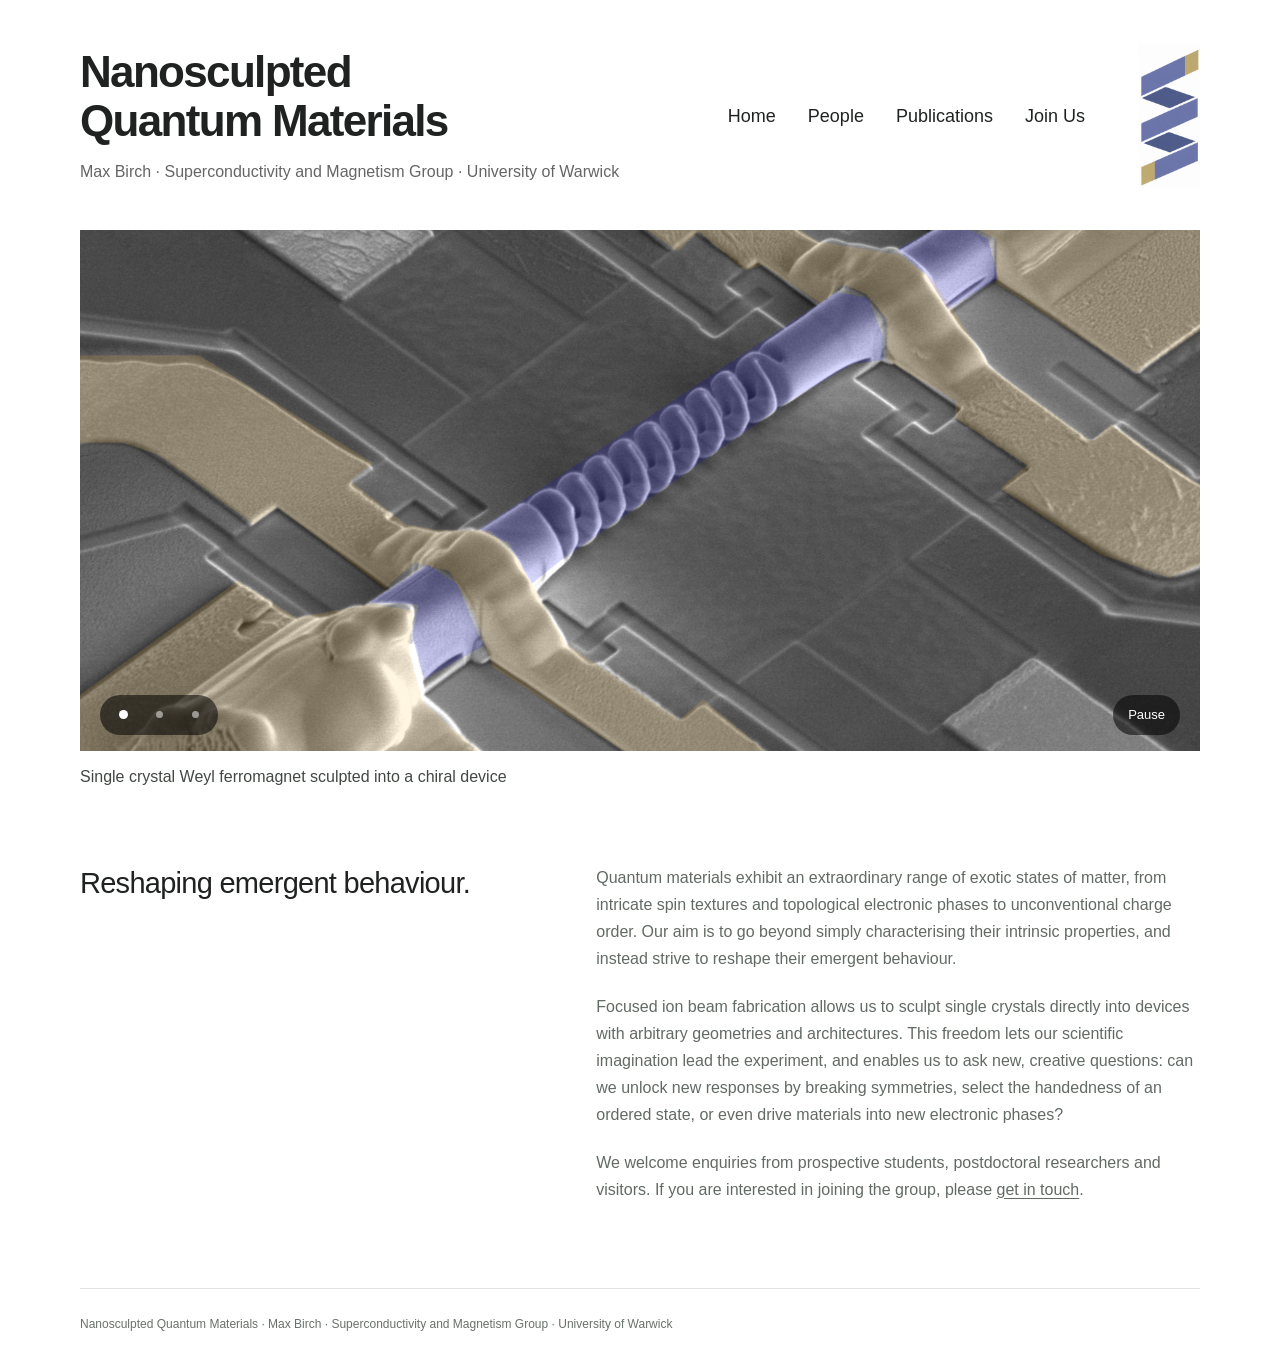
<file: index.html>
<!DOCTYPE html><html lang="en"><head><meta charSet="utf-8"/><meta name="viewport" content="width=device-width, initial-scale=1"/><link rel="preload" href="/images/lab-s4.png" as="image"/><link rel="stylesheet" href="/_next/static/css/index.B6KJixyE.css" data-rsc-css-href="/_next/static/css/index.B6KJixyE.css" data-precedence="vite-rsc/importer-resources"/><link rel="stylesheet" href="/_next/static/css/home-header.CdEei6rJ.css" data-rsc-css-href="/_next/static/css/home-header.CdEei6rJ.css" data-precedence="vite-rsc/importer-resources"/><link rel="modulepreload" fetchPriority="low" href="/_next/static/chunks/index-C5abKzLs.js"/><script src="/_next/static/chunks/rolldown-runtime-C60lm6uB.js" type="module" async=""></script><script src="/_next/static/chunks/framework-D_rUT4EX.js" type="module" async=""></script><link rel="modulepreload" href="/_next/static/chunks/layout-segment-context-B7zCCPPU.js" crossorigin=""/><link rel="modulepreload" href="/_next/static/chunks/device-carousel-Bc0XRGkK.js" crossorigin=""/><title>Nanosculpted Quantum Materials | Max Birch · Warwick</title><meta name="description" content="Max Birch, Superconductivity and Magnetism Group, University of Warwick. Sculpting single crystals into devices to explore geometry, symmetry and functionality in quantum materials."/><link rel="canonical" href="https://nanosculpt.github.io"/><script>Object.assign(((self[Symbol.for("vinext.navigationRuntime")]??={bootstrap:{routeManifest:null},functions:{}}).bootstrap.rsc??={rsc:[]}),{params:{},nav:{"pathname":"/","searchParams":[]}})</script><link rel="modulepreload" href="/_next/static/chunks/index-C5abKzLs.js" />
</head><body><a class="skip-link" href="#main">Skip to content</a><main id="main"><section class="_header_1si0c_1" aria-labelledby="title"><div class="_identity_1si0c_2"><div><h1 id="title">Nanosculpted<br/>Quantum Materials</h1><p>Max Birch · Superconductivity and Magnetism Group · University of Warwick</p></div></div><nav class="_navigation_1si0c_5" aria-label="Main navigation"><a href="/" aria-current="page">Home</a><a href="/people.html">People</a><a href="/publications.html">Publications</a><a href="/join-us.html">Join Us</a></nav><span class="_logo_1si0c_16 _s4Comparison_1si0c_27" aria-hidden="true"><img src="/images/lab-s4.png" alt=""/></span></section><figure class="device-figure"><div class="relative device-carousel device-fade" role="region" aria-roledescription="carousel" data-slot="carousel" aria-label="Focused ion beam device images"><div class="overflow-hidden" data-slot="carousel-content"><div class="flex -ml-4 device-track"><div role="group" aria-roledescription="slide" data-slot="carousel-item" class="min-w-0 shrink-0 grow-0 basis-full pl-4 device-slide is-active" aria-hidden="false" aria-label="1 of 3"><img src="/images/device-helix.png" alt="Colourised electron micrograph of a purple helical device bridging gold-toned electrical contacts." width="1542" height="1110" style="object-position:50% 50%" fetchPriority="high"/></div><div role="group" aria-roledescription="slide" data-slot="carousel-item" class="min-w-0 shrink-0 grow-0 basis-full pl-4 device-slide" aria-hidden="true" aria-label="2 of 3"><img src="/images/device-radial.png" alt="Colourised electron micrograph of a purple six-armed device with radial electrical contacts." width="1542" height="1110" style="object-position:50% 49%" fetchPriority="auto"/></div><div role="group" aria-roledescription="slide" data-slot="carousel-item" class="min-w-0 shrink-0 grow-0 basis-full pl-4 device-slide" aria-hidden="true" aria-label="3 of 3"><img src="/images/device-bar.png" alt="Colourised electron micrograph of a straight purple device on a patterned gold-toned electrode array." width="1542" height="1110" style="object-position:50% 48%" fetchPriority="auto"/></div></div></div><div class="carousel-controls"><div class="carousel-dots" aria-label="Choose device image"><button type="button" tabindex="0" data-slot="button" aria-label="Show device image 1" aria-pressed="true" class="group/button inline-flex shrink-0 items-center justify-center rounded-lg border border-transparent bg-clip-padding text-sm font-medium whitespace-nowrap transition-all outline-none select-none focus-visible:border-ring focus-visible:ring-3 focus-visible:ring-ring/50 active:not-aria-[haspopup]:translate-y-px disabled:pointer-events-none disabled:opacity-50 aria-invalid:border-destructive aria-invalid:ring-3 aria-invalid:ring-destructive/20 dark:aria-invalid:border-destructive/50 dark:aria-invalid:ring-destructive/40 [&amp;_svg]:pointer-events-none [&amp;_svg]:shrink-0 [&amp;_svg:not([class*=&#x27;size-&#x27;])]:size-4 hover:bg-muted hover:text-foreground aria-expanded:bg-muted aria-expanded:text-foreground dark:hover:bg-muted/50 h-8 gap-1.5 px-2.5 has-data-[icon=inline-end]:pr-2 has-data-[icon=inline-start]:pl-2 carousel-dot"><span></span></button><button type="button" tabindex="0" data-slot="button" aria-label="Show device image 2" aria-pressed="false" class="group/button inline-flex shrink-0 items-center justify-center rounded-lg border border-transparent bg-clip-padding text-sm font-medium whitespace-nowrap transition-all outline-none select-none focus-visible:border-ring focus-visible:ring-3 focus-visible:ring-ring/50 active:not-aria-[haspopup]:translate-y-px disabled:pointer-events-none disabled:opacity-50 aria-invalid:border-destructive aria-invalid:ring-3 aria-invalid:ring-destructive/20 dark:aria-invalid:border-destructive/50 dark:aria-invalid:ring-destructive/40 [&amp;_svg]:pointer-events-none [&amp;_svg]:shrink-0 [&amp;_svg:not([class*=&#x27;size-&#x27;])]:size-4 hover:bg-muted hover:text-foreground aria-expanded:bg-muted aria-expanded:text-foreground dark:hover:bg-muted/50 h-8 gap-1.5 px-2.5 has-data-[icon=inline-end]:pr-2 has-data-[icon=inline-start]:pl-2 carousel-dot"><span></span></button><button type="button" tabindex="0" data-slot="button" aria-label="Show device image 3" aria-pressed="false" class="group/button inline-flex shrink-0 items-center justify-center rounded-lg border border-transparent bg-clip-padding text-sm font-medium whitespace-nowrap transition-all outline-none select-none focus-visible:border-ring focus-visible:ring-3 focus-visible:ring-ring/50 active:not-aria-[haspopup]:translate-y-px disabled:pointer-events-none disabled:opacity-50 aria-invalid:border-destructive aria-invalid:ring-3 aria-invalid:ring-destructive/20 dark:aria-invalid:border-destructive/50 dark:aria-invalid:ring-destructive/40 [&amp;_svg]:pointer-events-none [&amp;_svg]:shrink-0 [&amp;_svg:not([class*=&#x27;size-&#x27;])]:size-4 hover:bg-muted hover:text-foreground aria-expanded:bg-muted aria-expanded:text-foreground dark:hover:bg-muted/50 h-8 gap-1.5 px-2.5 has-data-[icon=inline-end]:pr-2 has-data-[icon=inline-start]:pl-2 carousel-dot"><span></span></button></div><button type="button" tabindex="0" data-slot="button" aria-label="Pause slideshow" class="group/button inline-flex shrink-0 items-center justify-center rounded-lg border border-transparent bg-clip-padding text-sm font-medium whitespace-nowrap transition-all outline-none select-none focus-visible:border-ring focus-visible:ring-3 focus-visible:ring-ring/50 active:not-aria-[haspopup]:translate-y-px disabled:pointer-events-none disabled:opacity-50 aria-invalid:border-destructive aria-invalid:ring-3 aria-invalid:ring-destructive/20 dark:aria-invalid:border-destructive/50 dark:aria-invalid:ring-destructive/40 [&amp;_svg]:pointer-events-none [&amp;_svg]:shrink-0 [&amp;_svg:not([class*=&#x27;size-&#x27;])]:size-4 hover:bg-muted hover:text-foreground aria-expanded:bg-muted aria-expanded:text-foreground dark:hover:bg-muted/50 h-8 gap-1.5 px-2.5 has-data-[icon=inline-end]:pr-2 has-data-[icon=inline-start]:pl-2 carousel-pause">Pause</button></div></div><figcaption><span class="device-caption"><span style="visibility:visible" aria-hidden="false">Single crystal Weyl ferromagnet sculpted into a chiral device</span><span style="visibility:hidden" aria-hidden="true">Wheel-shaped device for probing the symmetry of nanoscale spin textures</span><span style="visibility:hidden" aria-hidden="true">Hall bar suspended on a freestanding membrane for strain relief</span></span></figcaption></figure><section id="about" class="about" aria-labelledby="about-title"><h2 id="about-title">Reshaping emergent behaviour.</h2><div><p>Quantum materials exhibit an extraordinary range of exotic states of matter, from intricate spin textures and topological electronic phases to unconventional charge order. Our aim is to go beyond simply characterising their intrinsic properties, and instead strive to reshape their emergent behaviour.</p><p>Focused ion beam fabrication allows us to sculpt single crystals directly into devices with arbitrary geometries and architectures. This freedom lets our scientific imagination lead the experiment, and enables us to ask new, creative questions: can we unlock new responses by breaking symmetries, select the handedness of an ordered state, or even drive materials into new electronic phases?</p><p>We welcome enquiries from prospective students, postdoctoral researchers and visitors. If you are interested in joining the group, please <a href="/join-us.html" style="text-decoration:underline;text-underline-offset:3px">get in touch</a>.</p></div></section></main><footer><div class="footer-row"><span>Nanosculpted Quantum Materials · Max Birch · Superconductivity and Magnetism Group · University of Warwick</span></div></footer><script type="module" src="/_next/static/chunks/index-C5abKzLs.js" id="_R_" async=""></script><script>((self[Symbol.for("vinext.navigationRuntime")]??={bootstrap:{routeManifest:null},functions:{}}).bootstrap.rsc??={rsc:[]}).rsc.push("0:{\"page:/\":\"$L1\",\"layout:/\":\"$L2\",\"route:/\":\"$L3\",\"__route\":\"route:/\",\"__interceptionContext\":null,\"__layoutIds\":[\"layout:/\"],\"__rootLayout\":\"/\",\"__bfcacheSegmentIdentities\":{\"layout:/\":\"[\\\"layout\\\",\\\"layout:/\\\",\\\"root-boundary:/\\\",\\\"\\\"]\",\"page:/\":\"[\\\"page\\\",\\\"page:/\\\",\\\"root-boundary:/\\\",\\\"\\\"]\"},\"__srcPage\":[\"page\"],\"__layoutFlags\":{\"layout:/\":\"s\"},\"__artifactCompatibility\":{\"schemaVersion\":1,\"graphVersion\":\"app-route-graph:1177fd80f83fa7b0\",\"deploymentVersion\":\"6eb6cb75-038a-4b93-aedb-9a0c584d91c8\",\"appElementsSchemaVersion\":1,\"rscPayloadSchemaVersion\":1,\"rootBoundaryId\":\"/\",\"renderEpoch\":null}}\n")</script><script>((self[Symbol.for("vinext.navigationRuntime")]??={bootstrap:{routeManifest:null},functions:{}}).bootstrap.rsc??={rsc:[]}).rsc.push("4:I[\"cf801e968362\",[],\"Children\",1]\n")</script><script>((self[Symbol.for("vinext.navigationRuntime")]??={bootstrap:{routeManifest:null},functions:{}}).bootstrap.rsc??={rsc:[]}).rsc.push("5:I[\"3e4a44ce412b\",[],\"GlobalErrorBoundary\",1]\n")</script><script>((self[Symbol.for("vinext.navigationRuntime")]??={bootstrap:{routeManifest:null},functions:{}}).bootstrap.rsc??={rsc:[]}).rsc.push("6:I[\"c154a93479eb\",[],\"default\",1]\n")</script><script>((self[Symbol.for("vinext.navigationRuntime")]??={bootstrap:{routeManifest:null},functions:{}}).bootstrap.rsc??={rsc:[]}).rsc.push("7:I[\"3e4a44ce412b\",[],\"ErrorBoundary\",1]\n")</script><script>((self[Symbol.for("vinext.navigationRuntime")]??={bootstrap:{routeManifest:null},functions:{}}).bootstrap.rsc??={rsc:[]}).rsc.push("8:I[\"7dab98ef13ac\",[],\"LayoutSegmentProvider\",1]\n")</script><script>((self[Symbol.for("vinext.navigationRuntime")]??={bootstrap:{routeManifest:null},functions:{}}).bootstrap.rsc??={rsc:[]}).rsc.push("9:I[\"cf801e968362\",[],\"Slot\",1]\n")</script><script>((self[Symbol.for("vinext.navigationRuntime")]??={bootstrap:{routeManifest:null},functions:{}}).bootstrap.rsc??={rsc:[]}).rsc.push("a:I[\"3e4a44ce412b\",[],\"NotFoundBoundary\",1]\n")</script><script>((self[Symbol.for("vinext.navigationRuntime")]??={bootstrap:{routeManifest:null},functions:{}}).bootstrap.rsc??={rsc:[]}).rsc.push("b:I[\"d550d640c18d\",[],\"AppRouterScrollTarget\",1]\n")</script><script>((self[Symbol.for("vinext.navigationRuntime")]??={bootstrap:{routeManifest:null},functions:{}}).bootstrap.rsc??={rsc:[]}).rsc.push("c:I[\"3e4a44ce412b\",[],\"RedirectBoundary\",1]\n")</script><script>((self[Symbol.for("vinext.navigationRuntime")]??={bootstrap:{routeManifest:null},functions:{}}).bootstrap.rsc??={rsc:[]}).rsc.push(":HL[\"/_next/static/css/index.B6KJixyE.css\",\"style\"     ]\n")</script><script>((self[Symbol.for("vinext.navigationRuntime")]??={bootstrap:{routeManifest:null},functions:{}}).bootstrap.rsc??={rsc:[]}).rsc.push("2:[[[\"$\",\"link\",\"css:/_next/static/css/index.B6KJixyE.css\",{\"rel\":\"stylesheet\",\"precedence\":\"vite-rsc/importer-resources\",\"href\":\"/_next/static/css/index.B6KJixyE.css\",\"data-rsc-css-href\":\"/_next/static/css/index.B6KJixyE.css\"}],\"$undefined\"],[\"$\",\"html\",null,{\"lang\":\"en\",\"children\":[\"$\",\"body\",null,{\"children\":[\"$\",\"$L4\",null,{}]}]}]]\n")</script><script>((self[Symbol.for("vinext.navigationRuntime")]??={bootstrap:{routeManifest:null},functions:{}}).bootstrap.rsc??={rsc:[]}).rsc.push("3:[[[\"$\",\"meta\",null,{\"charSet\":\"utf-8\"}],[[\"$\",\"title\",\"0\",{\"children\":\"Nanosculpted Quantum Materials | Max Birch · Warwick\"}],[\"$\",\"meta\",\"1\",{\"name\":\"description\",\"content\":\"Max Birch, Superconductivity and Magnetism Group, University of Warwick. Sculpting single crystals into devices to explore geometry, symmetry and functionality in quantum materials.\"}],[\"$\",\"link\",\"2\",{\"rel\":\"canonical\",\"href\":\"https://nanosculpt.github.io\"}]],[[\"$\",\"meta\",\"0\",{\"name\":\"viewport\",\"content\":\"width=device-width, initial-scale=1\"}]]],[\"$\",\"$L5\",null,{\"fallback\":\"$6\",\"children\":[\"$\",\"$L7\",null,{\"fallback\":\"$6\",\"children\":[\"$\",\"$L8\",null,{\"providerId\":\"layout:/\",\"segmentMap\":{\"children\":[]},\"children\":[\"$\",\"$L9\",null,{\"id\":\"layout:/\",\"parallelSlots\":\"$undefined\",\"children\":[\"$\",\"$La\",null,{\"resetKey\":\"\",\"fallback\":[[\"$\",\"title\",null,{\"children\":\"404: This page could not be found.\"}],[\"$\",\"div\",null,{\"style\":{\"fontFamily\":\"system-ui,\\\"Segoe UI\\\",Roboto,Helvetica,Arial,sans-serif,\\\"Apple Color Emoji\\\",\\\"Segoe UI Emoji\\\"\",\"height\":\"100vh\",\"textAlign\":\"center\",\"display\":\"flex\",\"flexDirection\":\"column\",\"alignItems\":\"center\",\"justifyContent\":\"center\"},\"children\":[\"$\",\"div\",null,{\"children\":[[\"$\",\"style\",null,{\"dangerouslySetInnerHTML\":{\"__html\":\"body{color:#000;background:#fff;margin:0}.next-error-h1{border-right:1px solid rgba(0,0,0,.3)}@media (prefers-color-scheme:dark){body{color:#fff;background:#000}.next-error-h1{border-right:1px solid rgba(255,255,255,.3)}}\"}}],[\"$\",\"h1\",null,{\"className\":\"next-error-h1\",\"style\":{\"display\":\"inline-block\",\"margin\":\"0 20px 0 0\",\"padding\":\"0 23px 0 0\",\"fontSize\":24,\"fontWeight\":500,\"verticalAlign\":\"top\",\"lineHeight\":\"49px\"},\"children\":404}],[\"$\",\"div\",null,{\"style\":{\"display\":\"inline-block\"},\"children\":[\"$\",\"h2\",null,{\"style\":{\"fontSize\":14,\"fontWeight\":400,\"lineHeight\":\"49px\",\"margin\":0},\"children\":\"This page could not be found.\"}]}]]}]}]],\"children\":[\"$\",\"$Lb\",null,{\"children\":[\"$\",\"$Lc\",null,{\"children\":[[\"$\",\"$L8\",null,{\"providerId\":\"page:/\",\"segmentMap\":{\"children\":[\"__PAGE__\"]},\"children\":[\"$\",\"$L9\",null,{\"id\":\"page:/\"}]}],null]}]}]}]}]}]}]}],null,null]\n")</script><script>((self[Symbol.for("vinext.navigationRuntime")]??={bootstrap:{routeManifest:null},functions:{}}).bootstrap.rsc??={rsc:[]}).rsc.push("d:I[\"ae5edbe5208f\",[],\"default\",1]\n")</script><script>((self[Symbol.for("vinext.navigationRuntime")]??={bootstrap:{routeManifest:null},functions:{}}).bootstrap.rsc??={rsc:[]}).rsc.push(":HL[\"/_next/static/css/home-header.CdEei6rJ.css\",\"style\"     ]\n")</script><script>((self[Symbol.for("vinext.navigationRuntime")]??={bootstrap:{routeManifest:null},functions:{}}).bootstrap.rsc??={rsc:[]}).rsc.push(":HL[\"/images/lab-s4.png\",\"image\"]\n")</script><script>((self[Symbol.for("vinext.navigationRuntime")]??={bootstrap:{routeManifest:null},functions:{}}).bootstrap.rsc??={rsc:[]}).rsc.push("1:[[[\"$\",\"link\",\"css:/_next/static/css/index.B6KJixyE.css\",{\"rel\":\"stylesheet\",\"precedence\":\"vite-rsc/importer-resources\",\"href\":\"/_next/static/css/index.B6KJixyE.css\",\"data-rsc-css-href\":\"/_next/static/css/index.B6KJixyE.css\"}],[\"$\",\"link\",\"css:/_next/static/css/home-header.CdEei6rJ.css\",{\"rel\":\"stylesheet\",\"precedence\":\"vite-rsc/importer-resources\",\"href\":\"/_next/static/css/home-header.CdEei6rJ.css\",\"data-rsc-css-href\":\"/_next/static/css/home-header.CdEei6rJ.css\"}],\"$undefined\"],[[\"$\",\"a\",null,{\"className\":\"skip-link\",\"href\":\"#main\",\"children\":\"Skip to content\"}],[\"$\",\"main\",null,{\"id\":\"main\",\"children\":[[\"$\",\"section\",null,{\"className\":\"_header_1si0c_1\",\"aria-labelledby\":\"title\",\"children\":[[\"$\",\"div\",null,{\"className\":\"_identity_1si0c_2\",\"children\":[\"$\",\"div\",null,{\"children\":[[\"$\",\"h1\",null,{\"id\":\"title\",\"children\":[\"Nanosculpted\",[\"$\",\"br\",null,{}],\"Quantum Materials\"]}],[\"$\",\"p\",null,{\"children\":\"Max Birch · Superconductivity and Magnetism Group · University of Warwick\"}]]}]}],[\"$\",\"nav\",null,{\"className\":\"_navigation_1si0c_5\",\"aria-label\":\"Main navigation\",\"children\":[[\"$\",\"a\",null,{\"href\":\"/\",\"aria-current\":\"page\",\"children\":\"Home\"}],[\"$\",\"a\",null,{\"href\":\"/people.html\",\"children\":\"People\"}],[\"$\",\"a\",null,{\"href\":\"/publications.html\",\"children\":\"Publications\"}],[\"$\",\"a\",null,{\"href\":\"/join-us.html\",\"children\":\"Join Us\"}]]}],[\"$\",\"span\",null,{\"className\":\"_logo_1si0c_16 _s4Comparison_1si0c_27\",\"aria-hidden\":\"true\",\"children\":[\"$\",\"img\",null,{\"src\":\"/images/lab-s4.png\",\"alt\":\"\"}]}]]}],[\"$\",\"$Ld\",null,{}],[\"$\",\"section\",null,{\"id\":\"about\",\"className\":\"about\",\"aria-labelledby\":\"about-title\",\"children\":[[\"$\",\"h2\",null,{\"id\":\"about-title\",\"children\":\"Reshaping emergent behaviour.\"}],[\"$\",\"div\",null,{\"children\":[[\"$\",\"p\",null,{\"children\":\"Quantum materials exhibit an extraordinary range of exotic states of matter, from intricate spin textures and topological electronic phases to unconventional charge order. Our aim is to go beyond simply characterising their intrinsic properties, and instead strive to reshape their emergent behaviour.\"}],[\"$\",\"p\",null,{\"children\":\"Focused ion beam fabrication allows us to sculpt single crystals directly into devices with arbitrary geometries and architectures. This freedom lets our scientific imagination lead the experiment, and enables us to ask new, creative questions: can we unlock new responses by breaking symmetries, select the handedness of an ordered state, or even drive materials into new electronic phases?\"}],[\"$\",\"p\",null,{\"children\":[\"We welcome enquiries from prospective students, postdoctoral researchers and visitors. If you are interested in joining the group, please \",[\"$\",\"a\",null,{\"href\":\"/join-us.html\",\"style\":{\"textDecoration\":\"underline\",\"textUnderlineOffset\":\"3px\"},\"children\":\"get in touch\"}],\".\"]}]]}]]}]]}],[\"$\",\"footer\",null,{\"children\":[\"$\",\"div\",null,{\"className\":\"footer-row\",\"children\":[\"$\",\"span\",null,{\"children\":\"Nanosculpted Quantum Materials · Max Birch · Superconductivity and Magnetism Group · University of Warwick\"}]}]}]]]\n")</script><script>Object.assign(((self[Symbol.for("vinext.navigationRuntime")]??={bootstrap:{routeManifest:null},functions:{}}).bootstrap.rsc??={rsc:[]}),{"initialCacheKind":"static"});((self[Symbol.for("vinext.navigationRuntime")]??={bootstrap:{routeManifest:null},functions:{}}).bootstrap.rsc??={rsc:[]}).done=true</script></body></html>
</file>
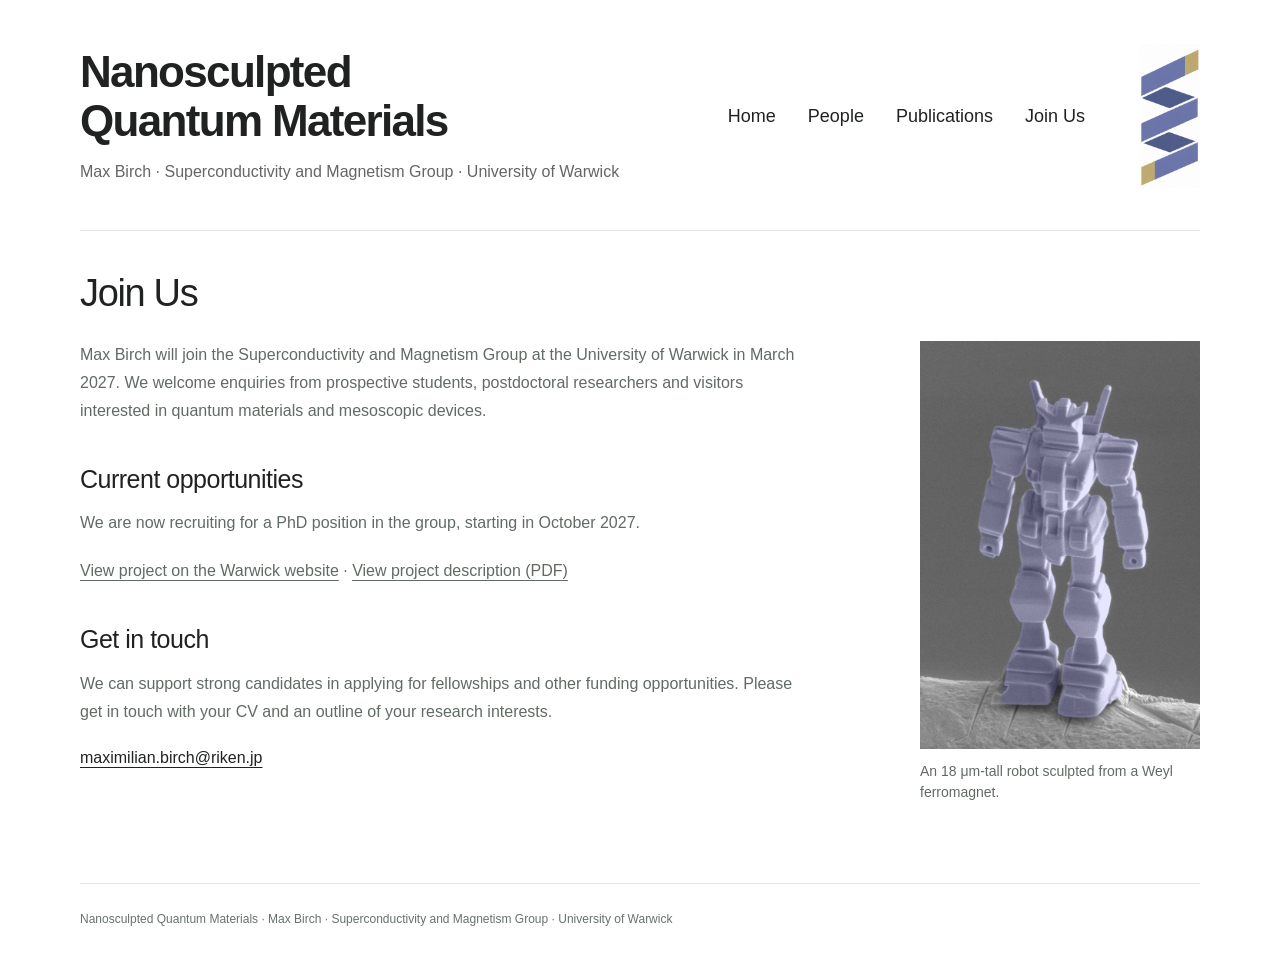
<file: join-us.html>
<!DOCTYPE html><html lang="en"><head><meta charSet="utf-8"/><meta name="viewport" content="width=device-width, initial-scale=1"/><link rel="preload" href="/images/lab-s4.png" as="image"/><link rel="preload" href="/images/sculpted-robot.png" as="image"/><link rel="stylesheet" href="/_next/static/css/index.B6KJixyE.css" data-rsc-css-href="/_next/static/css/index.B6KJixyE.css" data-precedence="vite-rsc/importer-resources"/><link rel="stylesheet" href="/_next/static/css/page.IeK99SII.css" data-rsc-css-href="/_next/static/css/page.IeK99SII.css" data-precedence="vite-rsc/importer-resources"/><link rel="stylesheet" href="/_next/static/css/home-header.CdEei6rJ.css" data-rsc-css-href="/_next/static/css/home-header.CdEei6rJ.css" data-precedence="vite-rsc/importer-resources"/><link rel="modulepreload" fetchPriority="low" href="/_next/static/chunks/index-C5abKzLs.js"/><script src="/_next/static/chunks/rolldown-runtime-C60lm6uB.js" type="module" async=""></script><script src="/_next/static/chunks/framework-D_rUT4EX.js" type="module" async=""></script><link rel="modulepreload" href="/_next/static/chunks/layout-segment-context-B7zCCPPU.js" crossorigin=""/><title>Join Us | Max Birch</title><meta name="description" content="Max Birch, Superconductivity and Magnetism Group, University of Warwick. Sculpting single crystals into devices to explore geometry, symmetry and functionality in quantum materials."/><link rel="canonical" href="https://nanosculpt.github.io/join-us.html"/><script>Object.assign(((self[Symbol.for("vinext.navigationRuntime")]??={bootstrap:{routeManifest:null},functions:{}}).bootstrap.rsc??={rsc:[]}),{params:{},nav:{"pathname":"/join-us","searchParams":[]}})</script><link rel="modulepreload" href="/_next/static/chunks/index-C5abKzLs.js" />
</head><body><a class="skip-link" href="#join-us">Skip to opportunities</a><main><header class="_header_1si0c_1"><div class="_identity_1si0c_2"><div><a href="/"><h1>Nanosculpted<br/>Quantum Materials</h1></a><p>Max Birch · Superconductivity and Magnetism Group · University of Warwick</p></div></div><nav class="_navigation_1si0c_5" aria-label="Main navigation"><a href="/">Home</a><a href="/people.html">People</a><a href="/publications.html">Publications</a><a href="/join-us.html" aria-current="page">Join Us</a></nav><span class="_logo_1si0c_16 _s4Comparison_1si0c_27" aria-hidden="true"><img src="/images/lab-s4.png" alt=""/></span></header><section id="join-us" class="_content_kigb3_1" aria-labelledby="join-title"><h2 id="join-title">Join Us</h2><div class="_layout_kigb3_8"><div><p>Max Birch will join the Superconductivity and Magnetism Group at the University of Warwick in March 2027. We welcome enquiries from prospective students, postdoctoral researchers and visitors interested in quantum materials and mesoscopic devices.</p><section class="_section_kigb3_4" aria-labelledby="opportunities-title"><h3 id="opportunities-title">Current opportunities</h3><p>We are now recruiting for a PhD position in the group, starting in October 2027.</p><p><a class="_advert_kigb3_7" href="https://warwick.ac.uk/fac/sci/physics/research/condensedmatt/supermag/job_opportunities/phdprojects/">View project on the Warwick website</a> · <a class="_advert_kigb3_7" href="/documents/phd-position-advert.pdf">View project description (PDF)</a></p></section><section class="_section_kigb3_4" aria-labelledby="contact-title"><h3 id="contact-title">Get in touch</h3><p>We can support strong candidates in applying for fellowships and other funding opportunities. Please get in touch with your CV and an outline of your research interests.</p><a class="_email_kigb3_6" href="mailto:maximilian.birch@riken.jp">maximilian.birch@riken.jp</a></section></div><figure class="_figure_kigb3_9"><img src="/images/sculpted-robot.png" alt="Electron micrograph of a purple robot sculpture, 18 μm tall, sculpted from a Weyl ferromagnet" width="728" height="1062"/><figcaption>An 18 μm-tall robot sculpted from a Weyl ferromagnet.</figcaption></figure></div></section></main><footer><div class="footer-row"><span>Nanosculpted Quantum Materials · Max Birch · Superconductivity and Magnetism Group · University of Warwick</span></div></footer><script type="module" src="/_next/static/chunks/index-C5abKzLs.js" id="_R_" async=""></script><script>((self[Symbol.for("vinext.navigationRuntime")]??={bootstrap:{routeManifest:null},functions:{}}).bootstrap.rsc??={rsc:[]}).rsc.push("0:{\"page:/join-us\":\"$L1\",\"layout:/\":\"$L2\",\"route:/join-us\":\"$L3\",\"__route\":\"route:/join-us\",\"__interceptionContext\":null,\"__layoutIds\":[\"layout:/\"],\"__rootLayout\":\"/\",\"__bfcacheSegmentIdentities\":{\"layout:/\":\"[\\\"layout\\\",\\\"layout:/\\\",\\\"root-boundary:/\\\",\\\"\\\"]\",\"page:/join-us\":\"[\\\"page\\\",\\\"page:/join-us\\\",\\\"root-boundary:/\\\",\\\"[\\\\\\\"join-us\\\\\\\"]\\\"]\"},\"__srcPage\":[\"join-us\",\"page\"],\"__layoutFlags\":{\"layout:/\":\"s\"},\"__artifactCompatibility\":{\"schemaVersion\":1,\"graphVersion\":\"app-route-graph:e2af8ce8df3fa784\",\"deploymentVersion\":\"6eb6cb75-038a-4b93-aedb-9a0c584d91c8\",\"appElementsSchemaVersion\":1,\"rscPayloadSchemaVersion\":1,\"rootBoundaryId\":\"/\",\"renderEpoch\":null}}\n")</script><script>((self[Symbol.for("vinext.navigationRuntime")]??={bootstrap:{routeManifest:null},functions:{}}).bootstrap.rsc??={rsc:[]}).rsc.push("4:I[\"cf801e968362\",[],\"Children\",1]\n")</script><script>((self[Symbol.for("vinext.navigationRuntime")]??={bootstrap:{routeManifest:null},functions:{}}).bootstrap.rsc??={rsc:[]}).rsc.push("5:I[\"3e4a44ce412b\",[],\"GlobalErrorBoundary\",1]\n")</script><script>((self[Symbol.for("vinext.navigationRuntime")]??={bootstrap:{routeManifest:null},functions:{}}).bootstrap.rsc??={rsc:[]}).rsc.push("6:I[\"c154a93479eb\",[],\"default\",1]\n")</script><script>((self[Symbol.for("vinext.navigationRuntime")]??={bootstrap:{routeManifest:null},functions:{}}).bootstrap.rsc??={rsc:[]}).rsc.push("7:I[\"3e4a44ce412b\",[],\"ErrorBoundary\",1]\n")</script><script>((self[Symbol.for("vinext.navigationRuntime")]??={bootstrap:{routeManifest:null},functions:{}}).bootstrap.rsc??={rsc:[]}).rsc.push("8:I[\"7dab98ef13ac\",[],\"LayoutSegmentProvider\",1]\n")</script><script>((self[Symbol.for("vinext.navigationRuntime")]??={bootstrap:{routeManifest:null},functions:{}}).bootstrap.rsc??={rsc:[]}).rsc.push("9:I[\"cf801e968362\",[],\"Slot\",1]\n")</script><script>((self[Symbol.for("vinext.navigationRuntime")]??={bootstrap:{routeManifest:null},functions:{}}).bootstrap.rsc??={rsc:[]}).rsc.push("a:I[\"3e4a44ce412b\",[],\"NotFoundBoundary\",1]\n")</script><script>((self[Symbol.for("vinext.navigationRuntime")]??={bootstrap:{routeManifest:null},functions:{}}).bootstrap.rsc??={rsc:[]}).rsc.push("b:I[\"d550d640c18d\",[],\"AppRouterScrollTarget\",1]\n")</script><script>((self[Symbol.for("vinext.navigationRuntime")]??={bootstrap:{routeManifest:null},functions:{}}).bootstrap.rsc??={rsc:[]}).rsc.push("c:I[\"3e4a44ce412b\",[],\"RedirectBoundary\",1]\n")</script><script>((self[Symbol.for("vinext.navigationRuntime")]??={bootstrap:{routeManifest:null},functions:{}}).bootstrap.rsc??={rsc:[]}).rsc.push(":HL[\"/_next/static/css/index.B6KJixyE.css\",\"style\"     ]\n")</script><script>((self[Symbol.for("vinext.navigationRuntime")]??={bootstrap:{routeManifest:null},functions:{}}).bootstrap.rsc??={rsc:[]}).rsc.push("2:[[[\"$\",\"link\",\"css:/_next/static/css/index.B6KJixyE.css\",{\"rel\":\"stylesheet\",\"precedence\":\"vite-rsc/importer-resources\",\"href\":\"/_next/static/css/index.B6KJixyE.css\",\"data-rsc-css-href\":\"/_next/static/css/index.B6KJixyE.css\"}],\"$undefined\"],[\"$\",\"html\",null,{\"lang\":\"en\",\"children\":[\"$\",\"body\",null,{\"children\":[\"$\",\"$L4\",null,{}]}]}]]\n")</script><script>((self[Symbol.for("vinext.navigationRuntime")]??={bootstrap:{routeManifest:null},functions:{}}).bootstrap.rsc??={rsc:[]}).rsc.push("3:[[[\"$\",\"meta\",null,{\"charSet\":\"utf-8\"}],[[\"$\",\"title\",\"0\",{\"children\":\"Join Us | Max Birch\"}],[\"$\",\"meta\",\"1\",{\"name\":\"description\",\"content\":\"Max Birch, Superconductivity and Magnetism Group, University of Warwick. Sculpting single crystals into devices to explore geometry, symmetry and functionality in quantum materials.\"}],[\"$\",\"link\",\"2\",{\"rel\":\"canonical\",\"href\":\"https://nanosculpt.github.io/join-us.html\"}]],[[\"$\",\"meta\",\"0\",{\"name\":\"viewport\",\"content\":\"width=device-width, initial-scale=1\"}]]],[\"$\",\"$L5\",null,{\"fallback\":\"$6\",\"children\":[\"$\",\"$L7\",null,{\"fallback\":\"$6\",\"children\":[\"$\",\"$L8\",null,{\"providerId\":\"layout:/\",\"segmentMap\":{\"children\":[\"join-us\"]},\"children\":[\"$\",\"$L9\",null,{\"id\":\"layout:/\",\"parallelSlots\":\"$undefined\",\"children\":[\"$\",\"$La\",null,{\"resetKey\":\"join-us\",\"fallback\":[[\"$\",\"title\",null,{\"children\":\"404: This page could not be found.\"}],[\"$\",\"div\",null,{\"style\":{\"fontFamily\":\"system-ui,\\\"Segoe UI\\\",Roboto,Helvetica,Arial,sans-serif,\\\"Apple Color Emoji\\\",\\\"Segoe UI Emoji\\\"\",\"height\":\"100vh\",\"textAlign\":\"center\",\"display\":\"flex\",\"flexDirection\":\"column\",\"alignItems\":\"center\",\"justifyContent\":\"center\"},\"children\":[\"$\",\"div\",null,{\"children\":[[\"$\",\"style\",null,{\"dangerouslySetInnerHTML\":{\"__html\":\"body{color:#000;background:#fff;margin:0}.next-error-h1{border-right:1px solid rgba(0,0,0,.3)}@media (prefers-color-scheme:dark){body{color:#fff;background:#000}.next-error-h1{border-right:1px solid rgba(255,255,255,.3)}}\"}}],[\"$\",\"h1\",null,{\"className\":\"next-error-h1\",\"style\":{\"display\":\"inline-block\",\"margin\":\"0 20px 0 0\",\"padding\":\"0 23px 0 0\",\"fontSize\":24,\"fontWeight\":500,\"verticalAlign\":\"top\",\"lineHeight\":\"49px\"},\"children\":404}],[\"$\",\"div\",null,{\"style\":{\"display\":\"inline-block\"},\"children\":[\"$\",\"h2\",null,{\"style\":{\"fontSize\":14,\"fontWeight\":400,\"lineHeight\":\"49px\",\"margin\":0},\"children\":\"This page could not be found.\"}]}]]}]}]],\"children\":[\"$\",\"$Lb\",null,{\"children\":[\"$\",\"$Lc\",null,{\"children\":[[\"$\",\"$L8\",null,{\"providerId\":\"page:/join-us\",\"segmentMap\":{\"children\":[\"__PAGE__\"]},\"children\":[\"$\",\"$L9\",null,{\"id\":\"page:/join-us\"}]}],null]}]}]}]}]}]}]}],null,null]\n")</script><script>((self[Symbol.for("vinext.navigationRuntime")]??={bootstrap:{routeManifest:null},functions:{}}).bootstrap.rsc??={rsc:[]}).rsc.push(":HL[\"/_next/static/css/page.IeK99SII.css\",\"style\"     ]\n")</script><script>((self[Symbol.for("vinext.navigationRuntime")]??={bootstrap:{routeManifest:null},functions:{}}).bootstrap.rsc??={rsc:[]}).rsc.push(":HL[\"/_next/static/css/home-header.CdEei6rJ.css\",\"style\"     ]\n")</script><script>((self[Symbol.for("vinext.navigationRuntime")]??={bootstrap:{routeManifest:null},functions:{}}).bootstrap.rsc??={rsc:[]}).rsc.push(":HL[\"/images/lab-s4.png\",\"image\"]\n")</script><script>((self[Symbol.for("vinext.navigationRuntime")]??={bootstrap:{routeManifest:null},functions:{}}).bootstrap.rsc??={rsc:[]}).rsc.push(":HL[\"/images/sculpted-robot.png\",\"image\"]\n")</script><script>((self[Symbol.for("vinext.navigationRuntime")]??={bootstrap:{routeManifest:null},functions:{}}).bootstrap.rsc??={rsc:[]}).rsc.push("1:[[[\"$\",\"link\",\"css:/_next/static/css/page.IeK99SII.css\",{\"rel\":\"stylesheet\",\"precedence\":\"vite-rsc/importer-resources\",\"href\":\"/_next/static/css/page.IeK99SII.css\",\"data-rsc-css-href\":\"/_next/static/css/page.IeK99SII.css\"}],[\"$\",\"link\",\"css:/_next/static/css/home-header.CdEei6rJ.css\",{\"rel\":\"stylesheet\",\"precedence\":\"vite-rsc/importer-resources\",\"href\":\"/_next/static/css/home-header.CdEei6rJ.css\",\"data-rsc-css-href\":\"/_next/static/css/home-header.CdEei6rJ.css\"}],\"$undefined\"],[[\"$\",\"a\",null,{\"className\":\"skip-link\",\"href\":\"#join-us\",\"children\":\"Skip to opportunities\"}],[\"$\",\"main\",null,{\"children\":[[\"$\",\"header\",null,{\"className\":\"_header_1si0c_1\",\"children\":[[\"$\",\"div\",null,{\"className\":\"_identity_1si0c_2\",\"children\":[\"$\",\"div\",null,{\"children\":[[\"$\",\"a\",null,{\"href\":\"/\",\"children\":[\"$\",\"h1\",null,{\"children\":[\"Nanosculpted\",[\"$\",\"br\",null,{}],\"Quantum Materials\"]}]}],[\"$\",\"p\",null,{\"children\":\"Max Birch · Superconductivity and Magnetism Group · University of Warwick\"}]]}]}],[\"$\",\"nav\",null,{\"className\":\"_navigation_1si0c_5\",\"aria-label\":\"Main navigation\",\"children\":[[\"$\",\"a\",null,{\"href\":\"/\",\"children\":\"Home\"}],[\"$\",\"a\",null,{\"href\":\"/people.html\",\"children\":\"People\"}],[\"$\",\"a\",null,{\"href\":\"/publications.html\",\"children\":\"Publications\"}],[\"$\",\"a\",null,{\"href\":\"/join-us.html\",\"aria-current\":\"page\",\"children\":\"Join Us\"}]]}],[\"$\",\"span\",null,{\"className\":\"_logo_1si0c_16 _s4Comparison_1si0c_27\",\"aria-hidden\":\"true\",\"children\":[\"$\",\"img\",null,{\"src\":\"/images/lab-s4.png\",\"alt\":\"\"}]}]]}],[\"$\",\"section\",null,{\"id\":\"join-us\",\"className\":\"_content_kigb3_1\",\"aria-labelledby\":\"join-title\",\"children\":[[\"$\",\"h2\",null,{\"id\":\"join-title\",\"children\":\"Join Us\"}],[\"$\",\"div\",null,{\"className\":\"_layout_kigb3_8\",\"children\":[[\"$\",\"div\",null,{\"children\":[[\"$\",\"p\",null,{\"children\":\"Max Birch will join the Superconductivity and Magnetism Group at the University of Warwick in March 2027. We welcome enquiries from prospective students, postdoctoral researchers and visitors interested in quantum materials and mesoscopic devices.\"}],[\"$\",\"section\",null,{\"className\":\"_section_kigb3_4\",\"aria-labelledby\":\"opportunities-title\",\"children\":[[\"$\",\"h3\",null,{\"id\":\"opportunities-title\",\"children\":\"Current opportunities\"}],[\"$\",\"p\",null,{\"children\":\"We are now recruiting for a PhD position in the group, starting in October 2027.\"}],[\"$\",\"p\",null,{\"children\":[[\"$\",\"a\",null,{\"className\":\"_advert_kigb3_7\",\"href\":\"https://warwick.ac.uk/fac/sci/physics/research/condensedmatt/supermag/job_opportunities/phdprojects/\",\"children\":\"View project on the Warwick website\"}],\" · \",[\"$\",\"a\",null,{\"className\":\"_advert_kigb3_7\",\"href\":\"/documents/phd-position-advert.pdf\",\"children\":\"View project description (PDF)\"}]]}]]}],[\"$\",\"section\",null,{\"className\":\"_section_kigb3_4\",\"aria-labelledby\":\"contact-title\",\"children\":[[\"$\",\"h3\",null,{\"id\":\"contact-title\",\"children\":\"Get in touch\"}],[\"$\",\"p\",null,{\"children\":\"We can support strong candidates in applying for fellowships and other funding opportunities. Please get in touch with your CV and an outline of your research interests.\"}],[\"$\",\"a\",null,{\"className\":\"_email_kigb3_6\",\"href\":\"mailto:maximilian.birch@riken.jp\",\"children\":\"maximilian.birch@riken.jp\"}]]}]]}],[\"$\",\"figure\",null,{\"className\":\"_figure_kigb3_9\",\"children\":[[\"$\",\"img\",null,{\"src\":\"/images/sculpted-robot.png\",\"alt\":\"Electron micrograph of a purple robot sculpture, 18 μm tall, sculpted from a Weyl ferromagnet\",\"width\":\"728\",\"height\":\"1062\"}],[\"$\",\"figcaption\",null,{\"children\":\"An 18 μm-tall robot sculpted from a Weyl ferromagnet.\"}]]}]]}]]}]]}],[\"$\",\"footer\",null,{\"children\":[\"$\",\"div\",null,{\"className\":\"footer-row\",\"children\":[\"$\",\"span\",null,{\"children\":\"Nanosculpted Quantum Materials · Max Birch · Superconductivity and Magnetism Group · University of Warwick\"}]}]}]]]\n")</script><script>Object.assign(((self[Symbol.for("vinext.navigationRuntime")]??={bootstrap:{routeManifest:null},functions:{}}).bootstrap.rsc??={rsc:[]}),{"initialCacheKind":"static"});((self[Symbol.for("vinext.navigationRuntime")]??={bootstrap:{routeManifest:null},functions:{}}).bootstrap.rsc??={rsc:[]}).done=true</script></body></html>
</file>
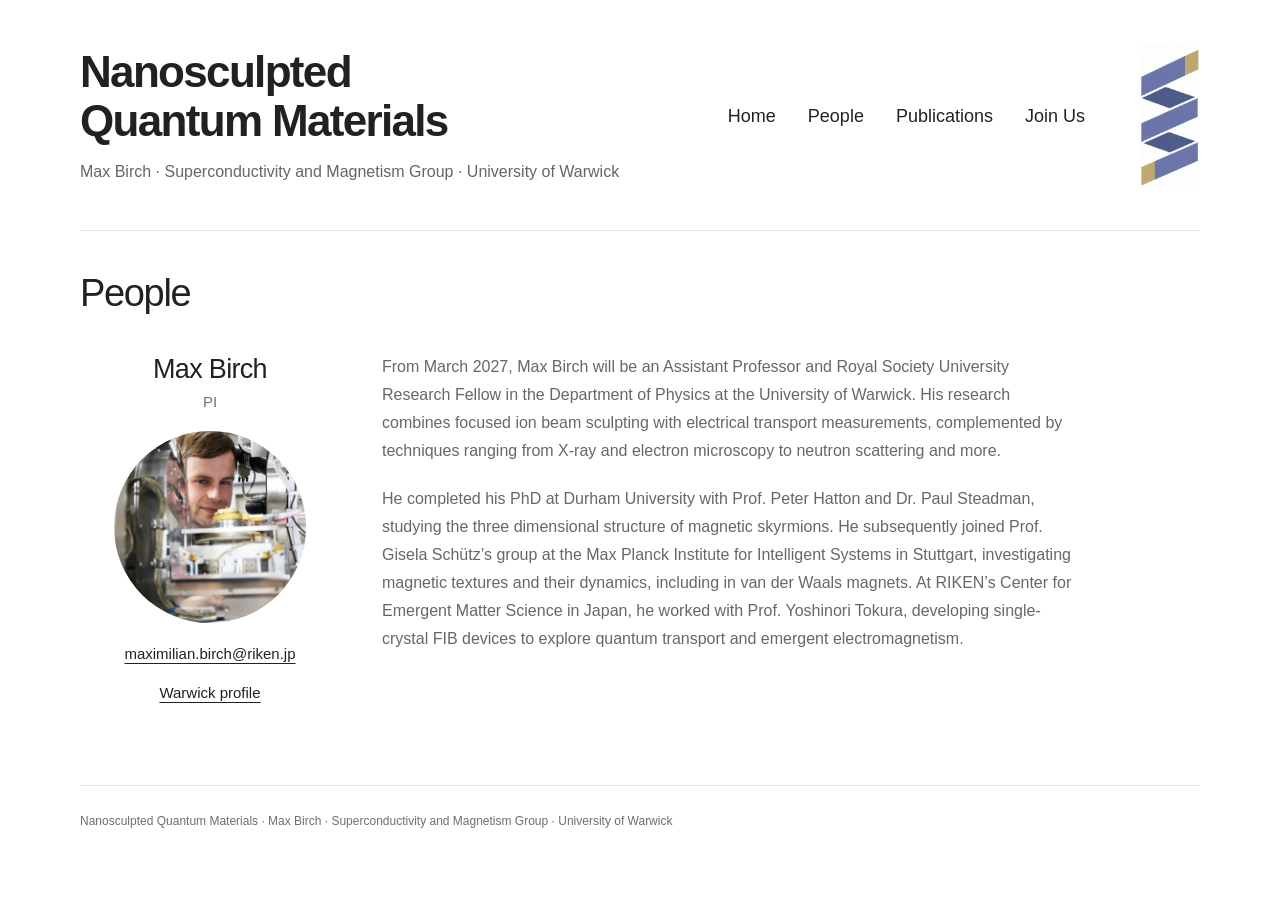
<file: people.html>
<!DOCTYPE html><html lang="en"><head><meta charSet="utf-8"/><meta name="viewport" content="width=device-width, initial-scale=1"/><link rel="preload" href="/images/lab-s4.png" as="image"/><link rel="preload" href="/images/max-birch.png" as="image"/><link rel="stylesheet" href="/_next/static/css/index.B6KJixyE.css" data-rsc-css-href="/_next/static/css/index.B6KJixyE.css" data-precedence="vite-rsc/importer-resources"/><link rel="stylesheet" href="/_next/static/css/page.Ce8WVE1b.css" data-rsc-css-href="/_next/static/css/page.Ce8WVE1b.css" data-precedence="vite-rsc/importer-resources"/><link rel="stylesheet" href="/_next/static/css/home-header.CdEei6rJ.css" data-rsc-css-href="/_next/static/css/home-header.CdEei6rJ.css" data-precedence="vite-rsc/importer-resources"/><link rel="modulepreload" fetchPriority="low" href="/_next/static/chunks/index-C5abKzLs.js"/><script src="/_next/static/chunks/rolldown-runtime-C60lm6uB.js" type="module" async=""></script><script src="/_next/static/chunks/framework-D_rUT4EX.js" type="module" async=""></script><link rel="modulepreload" href="/_next/static/chunks/layout-segment-context-B7zCCPPU.js" crossorigin=""/><title>People | Max Birch</title><meta name="description" content="Max Birch, Superconductivity and Magnetism Group, University of Warwick. Sculpting single crystals into devices to explore geometry, symmetry and functionality in quantum materials."/><link rel="canonical" href="https://nanosculpt.github.io/people.html"/><script>Object.assign(((self[Symbol.for("vinext.navigationRuntime")]??={bootstrap:{routeManifest:null},functions:{}}).bootstrap.rsc??={rsc:[]}),{params:{},nav:{"pathname":"/people","searchParams":[]}})</script><link rel="modulepreload" href="/_next/static/chunks/index-C5abKzLs.js" />
</head><body><a class="skip-link" href="#people">Skip to people</a><main><header class="_header_1si0c_1"><div class="_identity_1si0c_2"><div><a href="/"><h1>Nanosculpted<br/>Quantum Materials</h1></a><p>Max Birch · Superconductivity and Magnetism Group · University of Warwick</p></div></div><nav class="_navigation_1si0c_5" aria-label="Main navigation"><a href="/">Home</a><a href="/people.html" aria-current="page">People</a><a href="/publications.html">Publications</a><a href="/join-us.html">Join Us</a></nav><span class="_logo_1si0c_16 _s4Comparison_1si0c_27" aria-hidden="true"><img src="/images/lab-s4.png" alt=""/></span></header><section id="people" class="_content_1y71c_1" aria-labelledby="people-title"><h2 id="people-title" class="_title_1y71c_2">People</h2><article class="_profile_1y71c_3" aria-labelledby="max-name"><div class="_identity_1y71c_5"><h3 id="max-name" class="_name_1y71c_8">Max Birch</h3><p class="_role_1y71c_9"><abbr title="Principal Investigator">PI</abbr></p><img class="_portrait_1y71c_4" src="/images/max-birch.png" alt="Max Birch beside laboratory equipment" width="1168" height="800"/><a class="_email_1y71c_7" href="mailto:maximilian.birch@riken.jp">maximilian.birch@riken.jp</a><a class="_profileLink_1y71c_14" href="https://warwick.ac.uk/fac/sci/physics/research/condensedmatt/supermag/whoswho/max_birch/">Warwick profile</a></div><div class="_bio_1y71c_11"><p>From March 2027, Max Birch will be an Assistant Professor and Royal Society University Research Fellow in the Department of Physics at the University of Warwick. His research combines focused ion beam sculpting with electrical transport measurements, complemented by techniques ranging from X-ray and electron microscopy to neutron scattering and more.</p><p>He completed his PhD at Durham University with Prof. Peter Hatton and Dr. Paul Steadman, studying the three dimensional structure of magnetic skyrmions. He subsequently joined Prof. Gisela Schütz’s group at the Max Planck Institute for Intelligent Systems in Stuttgart, investigating magnetic textures and their dynamics, including in van der Waals magnets. At RIKEN’s Center for Emergent Matter Science in Japan, he worked with Prof. Yoshinori Tokura, developing single-crystal FIB devices to explore quantum transport and emergent electromagnetism.</p></div></article></section></main><footer><div class="footer-row"><span>Nanosculpted Quantum Materials · Max Birch · Superconductivity and Magnetism Group · University of Warwick</span></div></footer><script type="module" src="/_next/static/chunks/index-C5abKzLs.js" id="_R_" async=""></script><script>((self[Symbol.for("vinext.navigationRuntime")]??={bootstrap:{routeManifest:null},functions:{}}).bootstrap.rsc??={rsc:[]}).rsc.push("0:{\"page:/people\":\"$L1\",\"layout:/\":\"$L2\",\"route:/people\":\"$L3\",\"__route\":\"route:/people\",\"__interceptionContext\":null,\"__layoutIds\":[\"layout:/\"],\"__rootLayout\":\"/\",\"__bfcacheSegmentIdentities\":{\"layout:/\":\"[\\\"layout\\\",\\\"layout:/\\\",\\\"root-boundary:/\\\",\\\"\\\"]\",\"page:/people\":\"[\\\"page\\\",\\\"page:/people\\\",\\\"root-boundary:/\\\",\\\"[\\\\\\\"people\\\\\\\"]\\\"]\"},\"__srcPage\":[\"people\",\"page\"],\"__layoutFlags\":{\"layout:/\":\"s\"},\"__artifactCompatibility\":{\"schemaVersion\":1,\"graphVersion\":\"app-route-graph:0845a064fac8bd38\",\"deploymentVersion\":\"6eb6cb75-038a-4b93-aedb-9a0c584d91c8\",\"appElementsSchemaVersion\":1,\"rscPayloadSchemaVersion\":1,\"rootBoundaryId\":\"/\",\"renderEpoch\":null}}\n")</script><script>((self[Symbol.for("vinext.navigationRuntime")]??={bootstrap:{routeManifest:null},functions:{}}).bootstrap.rsc??={rsc:[]}).rsc.push("4:I[\"cf801e968362\",[],\"Children\",1]\n")</script><script>((self[Symbol.for("vinext.navigationRuntime")]??={bootstrap:{routeManifest:null},functions:{}}).bootstrap.rsc??={rsc:[]}).rsc.push("5:I[\"3e4a44ce412b\",[],\"GlobalErrorBoundary\",1]\n")</script><script>((self[Symbol.for("vinext.navigationRuntime")]??={bootstrap:{routeManifest:null},functions:{}}).bootstrap.rsc??={rsc:[]}).rsc.push("6:I[\"c154a93479eb\",[],\"default\",1]\n")</script><script>((self[Symbol.for("vinext.navigationRuntime")]??={bootstrap:{routeManifest:null},functions:{}}).bootstrap.rsc??={rsc:[]}).rsc.push("7:I[\"3e4a44ce412b\",[],\"ErrorBoundary\",1]\n")</script><script>((self[Symbol.for("vinext.navigationRuntime")]??={bootstrap:{routeManifest:null},functions:{}}).bootstrap.rsc??={rsc:[]}).rsc.push("8:I[\"7dab98ef13ac\",[],\"LayoutSegmentProvider\",1]\n")</script><script>((self[Symbol.for("vinext.navigationRuntime")]??={bootstrap:{routeManifest:null},functions:{}}).bootstrap.rsc??={rsc:[]}).rsc.push("9:I[\"cf801e968362\",[],\"Slot\",1]\n")</script><script>((self[Symbol.for("vinext.navigationRuntime")]??={bootstrap:{routeManifest:null},functions:{}}).bootstrap.rsc??={rsc:[]}).rsc.push("a:I[\"3e4a44ce412b\",[],\"NotFoundBoundary\",1]\n")</script><script>((self[Symbol.for("vinext.navigationRuntime")]??={bootstrap:{routeManifest:null},functions:{}}).bootstrap.rsc??={rsc:[]}).rsc.push("b:I[\"d550d640c18d\",[],\"AppRouterScrollTarget\",1]\n")</script><script>((self[Symbol.for("vinext.navigationRuntime")]??={bootstrap:{routeManifest:null},functions:{}}).bootstrap.rsc??={rsc:[]}).rsc.push("c:I[\"3e4a44ce412b\",[],\"RedirectBoundary\",1]\n")</script><script>((self[Symbol.for("vinext.navigationRuntime")]??={bootstrap:{routeManifest:null},functions:{}}).bootstrap.rsc??={rsc:[]}).rsc.push(":HL[\"/_next/static/css/index.B6KJixyE.css\",\"style\"     ]\n")</script><script>((self[Symbol.for("vinext.navigationRuntime")]??={bootstrap:{routeManifest:null},functions:{}}).bootstrap.rsc??={rsc:[]}).rsc.push("2:[[[\"$\",\"link\",\"css:/_next/static/css/index.B6KJixyE.css\",{\"rel\":\"stylesheet\",\"precedence\":\"vite-rsc/importer-resources\",\"href\":\"/_next/static/css/index.B6KJixyE.css\",\"data-rsc-css-href\":\"/_next/static/css/index.B6KJixyE.css\"}],\"$undefined\"],[\"$\",\"html\",null,{\"lang\":\"en\",\"children\":[\"$\",\"body\",null,{\"children\":[\"$\",\"$L4\",null,{}]}]}]]\n")</script><script>((self[Symbol.for("vinext.navigationRuntime")]??={bootstrap:{routeManifest:null},functions:{}}).bootstrap.rsc??={rsc:[]}).rsc.push("3:[[[\"$\",\"meta\",null,{\"charSet\":\"utf-8\"}],[[\"$\",\"title\",\"0\",{\"children\":\"People | Max Birch\"}],[\"$\",\"meta\",\"1\",{\"name\":\"description\",\"content\":\"Max Birch, Superconductivity and Magnetism Group, University of Warwick. Sculpting single crystals into devices to explore geometry, symmetry and functionality in quantum materials.\"}],[\"$\",\"link\",\"2\",{\"rel\":\"canonical\",\"href\":\"https://nanosculpt.github.io/people.html\"}]],[[\"$\",\"meta\",\"0\",{\"name\":\"viewport\",\"content\":\"width=device-width, initial-scale=1\"}]]],[\"$\",\"$L5\",null,{\"fallback\":\"$6\",\"children\":[\"$\",\"$L7\",null,{\"fallback\":\"$6\",\"children\":[\"$\",\"$L8\",null,{\"providerId\":\"layout:/\",\"segmentMap\":{\"children\":[\"people\"]},\"children\":[\"$\",\"$L9\",null,{\"id\":\"layout:/\",\"parallelSlots\":\"$undefined\",\"children\":[\"$\",\"$La\",null,{\"resetKey\":\"people\",\"fallback\":[[\"$\",\"title\",null,{\"children\":\"404: This page could not be found.\"}],[\"$\",\"div\",null,{\"style\":{\"fontFamily\":\"system-ui,\\\"Segoe UI\\\",Roboto,Helvetica,Arial,sans-serif,\\\"Apple Color Emoji\\\",\\\"Segoe UI Emoji\\\"\",\"height\":\"100vh\",\"textAlign\":\"center\",\"display\":\"flex\",\"flexDirection\":\"column\",\"alignItems\":\"center\",\"justifyContent\":\"center\"},\"children\":[\"$\",\"div\",null,{\"children\":[[\"$\",\"style\",null,{\"dangerouslySetInnerHTML\":{\"__html\":\"body{color:#000;background:#fff;margin:0}.next-error-h1{border-right:1px solid rgba(0,0,0,.3)}@media (prefers-color-scheme:dark){body{color:#fff;background:#000}.next-error-h1{border-right:1px solid rgba(255,255,255,.3)}}\"}}],[\"$\",\"h1\",null,{\"className\":\"next-error-h1\",\"style\":{\"display\":\"inline-block\",\"margin\":\"0 20px 0 0\",\"padding\":\"0 23px 0 0\",\"fontSize\":24,\"fontWeight\":500,\"verticalAlign\":\"top\",\"lineHeight\":\"49px\"},\"children\":404}],[\"$\",\"div\",null,{\"style\":{\"display\":\"inline-block\"},\"children\":[\"$\",\"h2\",null,{\"style\":{\"fontSize\":14,\"fontWeight\":400,\"lineHeight\":\"49px\",\"margin\":0},\"children\":\"This page could not be found.\"}]}]]}]}]],\"children\":[\"$\",\"$Lb\",null,{\"children\":[\"$\",\"$Lc\",null,{\"children\":[[\"$\",\"$L8\",null,{\"providerId\":\"page:/people\",\"segmentMap\":{\"children\":[\"__PAGE__\"]},\"children\":[\"$\",\"$L9\",null,{\"id\":\"page:/people\"}]}],null]}]}]}]}]}]}]}],null,null]\n")</script><script>((self[Symbol.for("vinext.navigationRuntime")]??={bootstrap:{routeManifest:null},functions:{}}).bootstrap.rsc??={rsc:[]}).rsc.push(":HL[\"/_next/static/css/page.Ce8WVE1b.css\",\"style\"     ]\n")</script><script>((self[Symbol.for("vinext.navigationRuntime")]??={bootstrap:{routeManifest:null},functions:{}}).bootstrap.rsc??={rsc:[]}).rsc.push(":HL[\"/_next/static/css/home-header.CdEei6rJ.css\",\"style\"     ]\n")</script><script>((self[Symbol.for("vinext.navigationRuntime")]??={bootstrap:{routeManifest:null},functions:{}}).bootstrap.rsc??={rsc:[]}).rsc.push(":HL[\"/images/lab-s4.png\",\"image\"]\n")</script><script>((self[Symbol.for("vinext.navigationRuntime")]??={bootstrap:{routeManifest:null},functions:{}}).bootstrap.rsc??={rsc:[]}).rsc.push(":HL[\"/images/max-birch.png\",\"image\"]\n")</script><script>((self[Symbol.for("vinext.navigationRuntime")]??={bootstrap:{routeManifest:null},functions:{}}).bootstrap.rsc??={rsc:[]}).rsc.push("1:[[[\"$\",\"link\",\"css:/_next/static/css/page.Ce8WVE1b.css\",{\"rel\":\"stylesheet\",\"precedence\":\"vite-rsc/importer-resources\",\"href\":\"/_next/static/css/page.Ce8WVE1b.css\",\"data-rsc-css-href\":\"/_next/static/css/page.Ce8WVE1b.css\"}],[\"$\",\"link\",\"css:/_next/static/css/home-header.CdEei6rJ.css\",{\"rel\":\"stylesheet\",\"precedence\":\"vite-rsc/importer-resources\",\"href\":\"/_next/static/css/home-header.CdEei6rJ.css\",\"data-rsc-css-href\":\"/_next/static/css/home-header.CdEei6rJ.css\"}],\"$undefined\"],[[\"$\",\"a\",null,{\"className\":\"skip-link\",\"href\":\"#people\",\"children\":\"Skip to people\"}],[\"$\",\"main\",null,{\"children\":[[\"$\",\"header\",null,{\"className\":\"_header_1si0c_1\",\"children\":[[\"$\",\"div\",null,{\"className\":\"_identity_1si0c_2\",\"children\":[\"$\",\"div\",null,{\"children\":[[\"$\",\"a\",null,{\"href\":\"/\",\"children\":[\"$\",\"h1\",null,{\"children\":[\"Nanosculpted\",[\"$\",\"br\",null,{}],\"Quantum Materials\"]}]}],[\"$\",\"p\",null,{\"children\":\"Max Birch · Superconductivity and Magnetism Group · University of Warwick\"}]]}]}],[\"$\",\"nav\",null,{\"className\":\"_navigation_1si0c_5\",\"aria-label\":\"Main navigation\",\"children\":[[\"$\",\"a\",null,{\"href\":\"/\",\"children\":\"Home\"}],[\"$\",\"a\",null,{\"href\":\"/people.html\",\"aria-current\":\"page\",\"children\":\"People\"}],[\"$\",\"a\",null,{\"href\":\"/publications.html\",\"children\":\"Publications\"}],[\"$\",\"a\",null,{\"href\":\"/join-us.html\",\"children\":\"Join Us\"}]]}],[\"$\",\"span\",null,{\"className\":\"_logo_1si0c_16 _s4Comparison_1si0c_27\",\"aria-hidden\":\"true\",\"children\":[\"$\",\"img\",null,{\"src\":\"/images/lab-s4.png\",\"alt\":\"\"}]}]]}],[\"$\",\"section\",null,{\"id\":\"people\",\"className\":\"_content_1y71c_1\",\"aria-labelledby\":\"people-title\",\"children\":[[\"$\",\"h2\",null,{\"id\":\"people-title\",\"className\":\"_title_1y71c_2\",\"children\":\"People\"}],[\"$\",\"article\",null,{\"className\":\"_profile_1y71c_3\",\"aria-labelledby\":\"max-name\",\"children\":[[\"$\",\"div\",null,{\"className\":\"_identity_1y71c_5\",\"children\":[[\"$\",\"h3\",null,{\"id\":\"max-name\",\"className\":\"_name_1y71c_8\",\"children\":\"Max Birch\"}],[\"$\",\"p\",null,{\"className\":\"_role_1y71c_9\",\"children\":[\"$\",\"abbr\",null,{\"title\":\"Principal Investigator\",\"children\":\"PI\"}]}],[\"$\",\"img\",null,{\"className\":\"_portrait_1y71c_4\",\"src\":\"/images/max-birch.png\",\"alt\":\"Max Birch beside laboratory equipment\",\"width\":\"1168\",\"height\":\"800\"}],[\"$\",\"a\",null,{\"className\":\"_email_1y71c_7\",\"href\":\"mailto:maximilian.birch@riken.jp\",\"children\":\"maximilian.birch@riken.jp\"}],[\"$\",\"a\",null,{\"className\":\"_profileLink_1y71c_14\",\"href\":\"https://warwick.ac.uk/fac/sci/physics/research/condensedmatt/supermag/whoswho/max_birch/\",\"children\":\"Warwick profile\"}]]}],[\"$\",\"div\",null,{\"className\":\"_bio_1y71c_11\",\"children\":[[\"$\",\"p\",null,{\"children\":\"From March 2027, Max Birch will be an Assistant Professor and Royal Society University Research Fellow in the Department of Physics at the University of Warwick. His research combines focused ion beam sculpting with electrical transport measurements, complemented by techniques ranging from X-ray and electron microscopy to neutron scattering and more.\"}],[\"$\",\"p\",null,{\"children\":\"He completed his PhD at Durham University with Prof. Peter Hatton and Dr. Paul Steadman, studying the three dimensional structure of magnetic skyrmions. He subsequently joined Prof. Gisela Schütz’s group at the Max Planck Institute for Intelligent Systems in Stuttgart, investigating magnetic textures and their dynamics, including in van der Waals magnets. At RIKEN’s Center for Emergent Matter Science in Japan, he worked with Prof. Yoshinori Tokura, developing single-crystal FIB devices to explore quantum transport and emergent electromagnetism.\"}]]}]]}]]}]]}],[\"$\",\"footer\",null,{\"children\":[\"$\",\"div\",null,{\"className\":\"footer-row\",\"children\":[\"$\",\"span\",null,{\"children\":\"Nanosculpted Quantum Materials · Max Birch · Superconductivity and Magnetism Group · University of Warwick\"}]}]}]]]\n")</script><script>Object.assign(((self[Symbol.for("vinext.navigationRuntime")]??={bootstrap:{routeManifest:null},functions:{}}).bootstrap.rsc??={rsc:[]}),{"initialCacheKind":"static"});((self[Symbol.for("vinext.navigationRuntime")]??={bootstrap:{routeManifest:null},functions:{}}).bootstrap.rsc??={rsc:[]}).done=true</script></body></html>
</file>
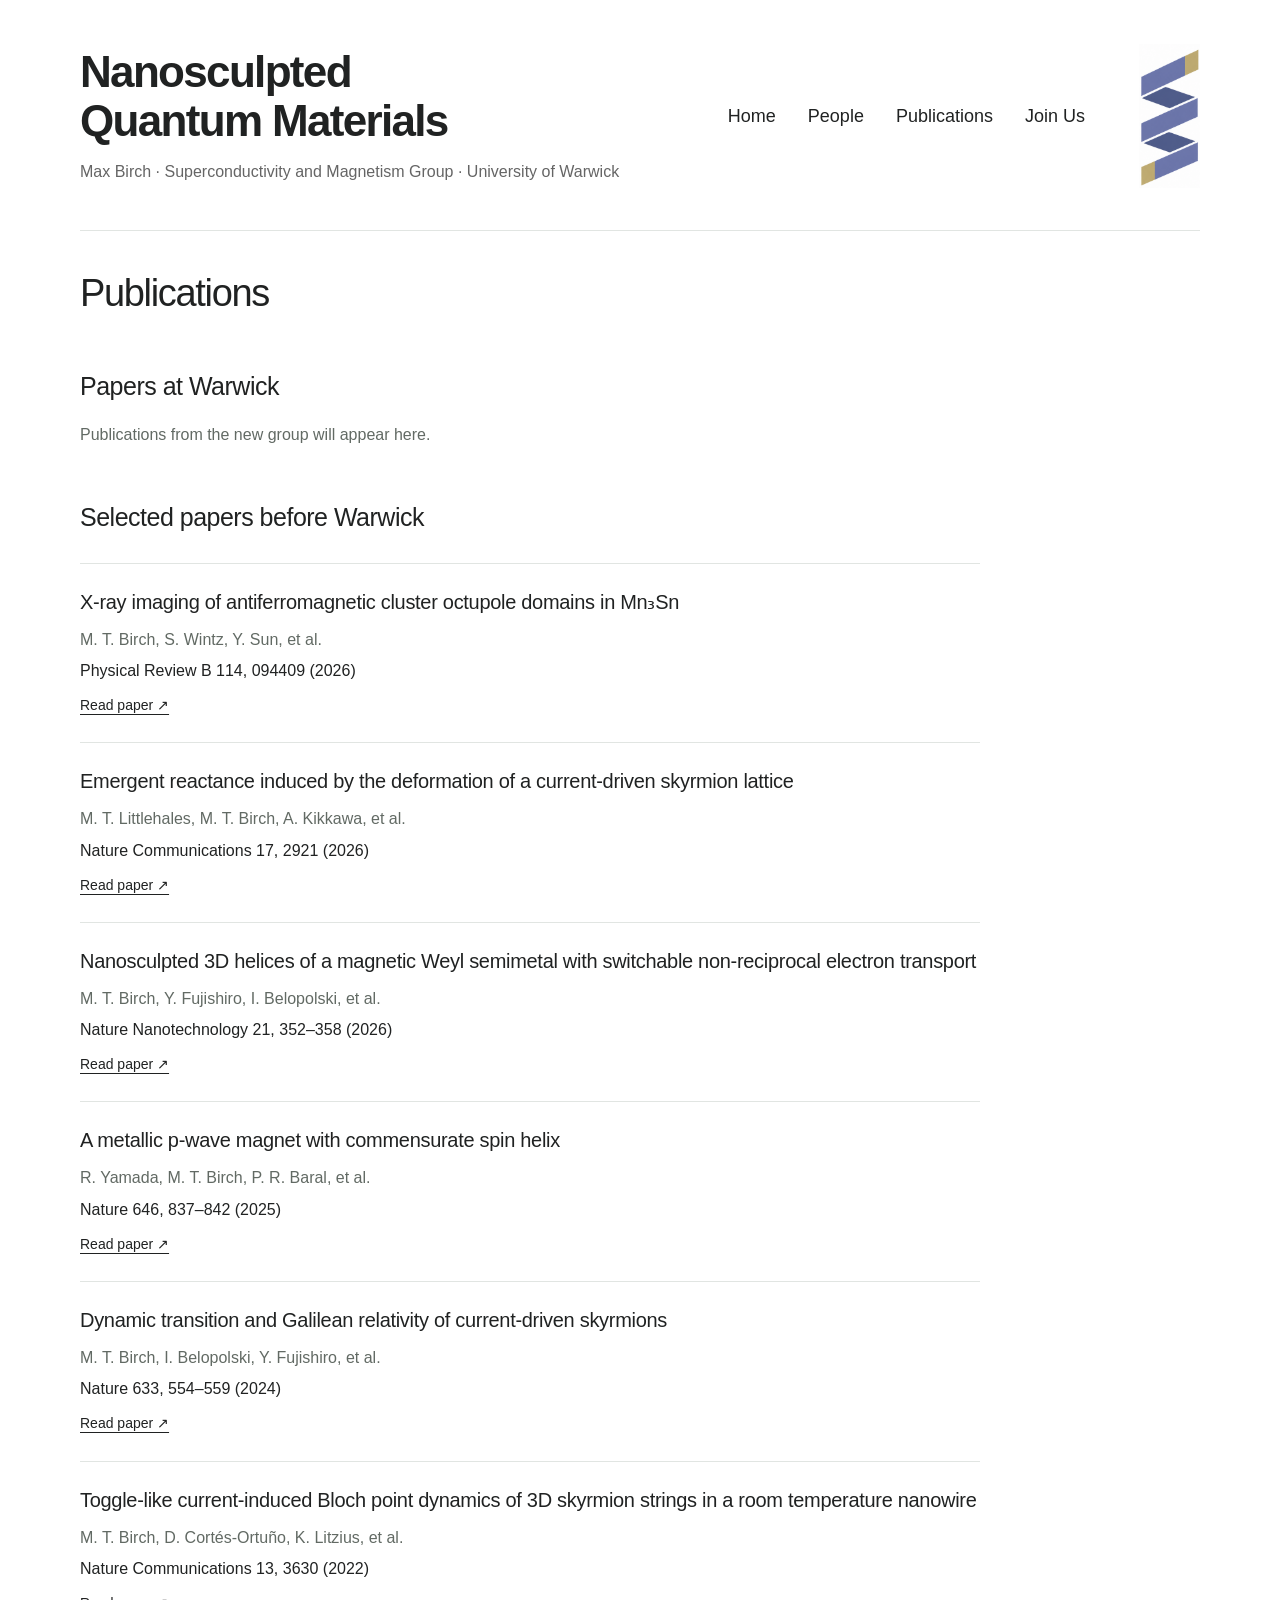
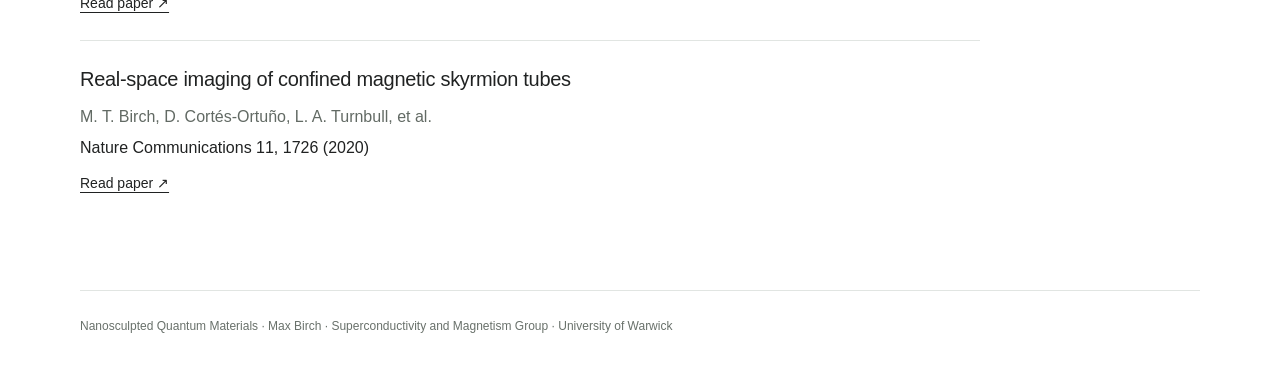
<file: publications.html>
<!DOCTYPE html><html lang="en"><head><meta charSet="utf-8"/><meta name="viewport" content="width=device-width, initial-scale=1"/><link rel="preload" href="/images/lab-s4.png" as="image"/><link rel="stylesheet" href="/_next/static/css/index.B6KJixyE.css" data-rsc-css-href="/_next/static/css/index.B6KJixyE.css" data-precedence="vite-rsc/importer-resources"/><link rel="stylesheet" href="/_next/static/css/page.-ojiLlk7.css" data-rsc-css-href="/_next/static/css/page.-ojiLlk7.css" data-precedence="vite-rsc/importer-resources"/><link rel="stylesheet" href="/_next/static/css/home-header.CdEei6rJ.css" data-rsc-css-href="/_next/static/css/home-header.CdEei6rJ.css" data-precedence="vite-rsc/importer-resources"/><link rel="modulepreload" fetchPriority="low" href="/_next/static/chunks/index-C5abKzLs.js"/><script src="/_next/static/chunks/rolldown-runtime-C60lm6uB.js" type="module" async=""></script><script src="/_next/static/chunks/framework-D_rUT4EX.js" type="module" async=""></script><link rel="modulepreload" href="/_next/static/chunks/layout-segment-context-B7zCCPPU.js" crossorigin=""/><title>Publications | Max Birch</title><meta name="description" content="Max Birch, Superconductivity and Magnetism Group, University of Warwick. Sculpting single crystals into devices to explore geometry, symmetry and functionality in quantum materials."/><link rel="canonical" href="https://nanosculpt.github.io/publications.html"/><script>Object.assign(((self[Symbol.for("vinext.navigationRuntime")]??={bootstrap:{routeManifest:null},functions:{}}).bootstrap.rsc??={rsc:[]}),{params:{},nav:{"pathname":"/publications","searchParams":[]}})</script><link rel="modulepreload" href="/_next/static/chunks/index-C5abKzLs.js" />
</head><body><a class="skip-link" href="#publications">Skip to publications</a><main><header class="_header_1si0c_1"><div class="_identity_1si0c_2"><div><a href="/"><h1>Nanosculpted<br/>Quantum Materials</h1></a><p>Max Birch · Superconductivity and Magnetism Group · University of Warwick</p></div></div><nav class="_navigation_1si0c_5" aria-label="Main navigation"><a href="/">Home</a><a href="/people.html">People</a><a href="/publications.html" aria-current="page">Publications</a><a href="/join-us.html">Join Us</a></nav><span class="_logo_1si0c_16 _s4Comparison_1si0c_27" aria-hidden="true"><img src="/images/lab-s4.png" alt=""/></span></header><div id="publications" class="_content_1q1m8_1"><h2 class="_title_1q1m8_2">Publications</h2><section class="_section_1q1m8_5" aria-labelledby="warwick-title"><h3 id="warwick-title">Papers at Warwick</h3><p class="_empty_1q1m8_3">Publications from the new group will appear here.</p></section><section class="_section_1q1m8_5" aria-labelledby="before-title"><h3 id="before-title">Selected papers before Warwick</h3><ol class="_list_1q1m8_6"><li><h4><a href="https://doi.org/10.1103/fq34-r263">X-ray imaging of antiferromagnetic cluster octupole domains in Mn₃Sn</a></h4><p class="_authors_1q1m8_6">M. T. Birch, S. Wintz, Y. Sun, et al.</p><p class="_journal_1q1m8_6">Physical Review B 114, 094409 (2026)</p><a class="_doi_1q1m8_6" href="https://doi.org/10.1103/fq34-r263">Read paper ↗</a></li><li><h4><a href="https://doi.org/10.1038/s41467-026-69698-1">Emergent reactance induced by the deformation of a current-driven skyrmion lattice</a></h4><p class="_authors_1q1m8_6">M. T. Littlehales, M. T. Birch, A. Kikkawa, et al.</p><p class="_journal_1q1m8_6">Nature Communications 17, 2921 (2026)</p><a class="_doi_1q1m8_6" href="https://doi.org/10.1038/s41467-026-69698-1">Read paper ↗</a></li><li><h4><a href="https://doi.org/10.1038/s41565-025-02104-x">Nanosculpted 3D helices of a magnetic Weyl semimetal with switchable non-reciprocal electron transport</a></h4><p class="_authors_1q1m8_6">M. T. Birch, Y. Fujishiro, I. Belopolski, et al.</p><p class="_journal_1q1m8_6">Nature Nanotechnology 21, 352–358 (2026)</p><a class="_doi_1q1m8_6" href="https://doi.org/10.1038/s41565-025-02104-x">Read paper ↗</a></li><li><h4><a href="https://doi.org/10.1038/s41586-025-09633-4">A metallic p-wave magnet with commensurate spin helix</a></h4><p class="_authors_1q1m8_6">R. Yamada, M. T. Birch, P. R. Baral, et al.</p><p class="_journal_1q1m8_6">Nature 646, 837–842 (2025)</p><a class="_doi_1q1m8_6" href="https://doi.org/10.1038/s41586-025-09633-4">Read paper ↗</a></li><li><h4><a href="https://doi.org/10.1038/s41586-024-07859-2">Dynamic transition and Galilean relativity of current-driven skyrmions</a></h4><p class="_authors_1q1m8_6">M. T. Birch, I. Belopolski, Y. Fujishiro, et al.</p><p class="_journal_1q1m8_6">Nature 633, 554–559 (2024)</p><a class="_doi_1q1m8_6" href="https://doi.org/10.1038/s41586-024-07859-2">Read paper ↗</a></li><li><h4><a href="https://doi.org/10.1038/s41467-022-31335-y">Toggle-like current-induced Bloch point dynamics of 3D skyrmion strings in a room temperature nanowire</a></h4><p class="_authors_1q1m8_6">M. T. Birch, D. Cortés-Ortuño, K. Litzius, et al.</p><p class="_journal_1q1m8_6">Nature Communications 13, 3630 (2022)</p><a class="_doi_1q1m8_6" href="https://doi.org/10.1038/s41467-022-31335-y">Read paper ↗</a></li><li><h4><a href="https://doi.org/10.1038/s41467-020-15474-8">Real-space imaging of confined magnetic skyrmion tubes</a></h4><p class="_authors_1q1m8_6">M. T. Birch, D. Cortés-Ortuño, L. A. Turnbull, et al.</p><p class="_journal_1q1m8_6">Nature Communications 11, 1726 (2020)</p><a class="_doi_1q1m8_6" href="https://doi.org/10.1038/s41467-020-15474-8">Read paper ↗</a></li></ol></section></div></main><footer><div class="footer-row"><span>Nanosculpted Quantum Materials · Max Birch · Superconductivity and Magnetism Group · University of Warwick</span></div></footer><script type="module" src="/_next/static/chunks/index-C5abKzLs.js" id="_R_" async=""></script><script>((self[Symbol.for("vinext.navigationRuntime")]??={bootstrap:{routeManifest:null},functions:{}}).bootstrap.rsc??={rsc:[]}).rsc.push("0:{\"page:/publications\":\"$L1\",\"layout:/\":\"$L2\",\"route:/publications\":\"$L3\",\"__route\":\"route:/publications\",\"__interceptionContext\":null,\"__layoutIds\":[\"layout:/\"],\"__rootLayout\":\"/\",\"__bfcacheSegmentIdentities\":{\"layout:/\":\"[\\\"layout\\\",\\\"layout:/\\\",\\\"root-boundary:/\\\",\\\"\\\"]\",\"page:/publications\":\"[\\\"page\\\",\\\"page:/publications\\\",\\\"root-boundary:/\\\",\\\"[\\\\\\\"publications\\\\\\\"]\\\"]\"},\"__srcPage\":[\"publications\",\"page\"],\"__layoutFlags\":{\"layout:/\":\"s\"},\"__artifactCompatibility\":{\"schemaVersion\":1,\"graphVersion\":\"app-route-graph:3fa96f586ad16edf\",\"deploymentVersion\":\"6eb6cb75-038a-4b93-aedb-9a0c584d91c8\",\"appElementsSchemaVersion\":1,\"rscPayloadSchemaVersion\":1,\"rootBoundaryId\":\"/\",\"renderEpoch\":null}}\n")</script><script>((self[Symbol.for("vinext.navigationRuntime")]??={bootstrap:{routeManifest:null},functions:{}}).bootstrap.rsc??={rsc:[]}).rsc.push("4:I[\"cf801e968362\",[],\"Children\",1]\n")</script><script>((self[Symbol.for("vinext.navigationRuntime")]??={bootstrap:{routeManifest:null},functions:{}}).bootstrap.rsc??={rsc:[]}).rsc.push("5:I[\"3e4a44ce412b\",[],\"GlobalErrorBoundary\",1]\n")</script><script>((self[Symbol.for("vinext.navigationRuntime")]??={bootstrap:{routeManifest:null},functions:{}}).bootstrap.rsc??={rsc:[]}).rsc.push("6:I[\"c154a93479eb\",[],\"default\",1]\n")</script><script>((self[Symbol.for("vinext.navigationRuntime")]??={bootstrap:{routeManifest:null},functions:{}}).bootstrap.rsc??={rsc:[]}).rsc.push("7:I[\"3e4a44ce412b\",[],\"ErrorBoundary\",1]\n")</script><script>((self[Symbol.for("vinext.navigationRuntime")]??={bootstrap:{routeManifest:null},functions:{}}).bootstrap.rsc??={rsc:[]}).rsc.push("8:I[\"7dab98ef13ac\",[],\"LayoutSegmentProvider\",1]\n")</script><script>((self[Symbol.for("vinext.navigationRuntime")]??={bootstrap:{routeManifest:null},functions:{}}).bootstrap.rsc??={rsc:[]}).rsc.push("9:I[\"cf801e968362\",[],\"Slot\",1]\n")</script><script>((self[Symbol.for("vinext.navigationRuntime")]??={bootstrap:{routeManifest:null},functions:{}}).bootstrap.rsc??={rsc:[]}).rsc.push("a:I[\"3e4a44ce412b\",[],\"NotFoundBoundary\",1]\n")</script><script>((self[Symbol.for("vinext.navigationRuntime")]??={bootstrap:{routeManifest:null},functions:{}}).bootstrap.rsc??={rsc:[]}).rsc.push("b:I[\"d550d640c18d\",[],\"AppRouterScrollTarget\",1]\n")</script><script>((self[Symbol.for("vinext.navigationRuntime")]??={bootstrap:{routeManifest:null},functions:{}}).bootstrap.rsc??={rsc:[]}).rsc.push("c:I[\"3e4a44ce412b\",[],\"RedirectBoundary\",1]\n")</script><script>((self[Symbol.for("vinext.navigationRuntime")]??={bootstrap:{routeManifest:null},functions:{}}).bootstrap.rsc??={rsc:[]}).rsc.push(":HL[\"/_next/static/css/index.B6KJixyE.css\",\"style\"     ]\n")</script><script>((self[Symbol.for("vinext.navigationRuntime")]??={bootstrap:{routeManifest:null},functions:{}}).bootstrap.rsc??={rsc:[]}).rsc.push("2:[[[\"$\",\"link\",\"css:/_next/static/css/index.B6KJixyE.css\",{\"rel\":\"stylesheet\",\"precedence\":\"vite-rsc/importer-resources\",\"href\":\"/_next/static/css/index.B6KJixyE.css\",\"data-rsc-css-href\":\"/_next/static/css/index.B6KJixyE.css\"}],\"$undefined\"],[\"$\",\"html\",null,{\"lang\":\"en\",\"children\":[\"$\",\"body\",null,{\"children\":[\"$\",\"$L4\",null,{}]}]}]]\n")</script><script>((self[Symbol.for("vinext.navigationRuntime")]??={bootstrap:{routeManifest:null},functions:{}}).bootstrap.rsc??={rsc:[]}).rsc.push("3:[[[\"$\",\"meta\",null,{\"charSet\":\"utf-8\"}],[[\"$\",\"title\",\"0\",{\"children\":\"Publications | Max Birch\"}],[\"$\",\"meta\",\"1\",{\"name\":\"description\",\"content\":\"Max Birch, Superconductivity and Magnetism Group, University of Warwick. Sculpting single crystals into devices to explore geometry, symmetry and functionality in quantum materials.\"}],[\"$\",\"link\",\"2\",{\"rel\":\"canonical\",\"href\":\"https://nanosculpt.github.io/publications.html\"}]],[[\"$\",\"meta\",\"0\",{\"name\":\"viewport\",\"content\":\"width=device-width, initial-scale=1\"}]]],[\"$\",\"$L5\",null,{\"fallback\":\"$6\",\"children\":[\"$\",\"$L7\",null,{\"fallback\":\"$6\",\"children\":[\"$\",\"$L8\",null,{\"providerId\":\"layout:/\",\"segmentMap\":{\"children\":[\"publications\"]},\"children\":[\"$\",\"$L9\",null,{\"id\":\"layout:/\",\"parallelSlots\":\"$undefined\",\"children\":[\"$\",\"$La\",null,{\"resetKey\":\"publications\",\"fallback\":[[\"$\",\"title\",null,{\"children\":\"404: This page could not be found.\"}],[\"$\",\"div\",null,{\"style\":{\"fontFamily\":\"system-ui,\\\"Segoe UI\\\",Roboto,Helvetica,Arial,sans-serif,\\\"Apple Color Emoji\\\",\\\"Segoe UI Emoji\\\"\",\"height\":\"100vh\",\"textAlign\":\"center\",\"display\":\"flex\",\"flexDirection\":\"column\",\"alignItems\":\"center\",\"justifyContent\":\"center\"},\"children\":[\"$\",\"div\",null,{\"children\":[[\"$\",\"style\",null,{\"dangerouslySetInnerHTML\":{\"__html\":\"body{color:#000;background:#fff;margin:0}.next-error-h1{border-right:1px solid rgba(0,0,0,.3)}@media (prefers-color-scheme:dark){body{color:#fff;background:#000}.next-error-h1{border-right:1px solid rgba(255,255,255,.3)}}\"}}],[\"$\",\"h1\",null,{\"className\":\"next-error-h1\",\"style\":{\"display\":\"inline-block\",\"margin\":\"0 20px 0 0\",\"padding\":\"0 23px 0 0\",\"fontSize\":24,\"fontWeight\":500,\"verticalAlign\":\"top\",\"lineHeight\":\"49px\"},\"children\":404}],[\"$\",\"div\",null,{\"style\":{\"display\":\"inline-block\"},\"children\":[\"$\",\"h2\",null,{\"style\":{\"fontSize\":14,\"fontWeight\":400,\"lineHeight\":\"49px\",\"margin\":0},\"children\":\"This page could not be found.\"}]}]]}]}]],\"children\":[\"$\",\"$Lb\",null,{\"children\":[\"$\",\"$Lc\",null,{\"children\":[[\"$\",\"$L8\",null,{\"providerId\":\"page:/publications\",\"segmentMap\":{\"children\":[\"__PAGE__\"]},\"children\":[\"$\",\"$L9\",null,{\"id\":\"page:/publications\"}]}],null]}]}]}]}]}]}]}],null,null]\n")</script><script>((self[Symbol.for("vinext.navigationRuntime")]??={bootstrap:{routeManifest:null},functions:{}}).bootstrap.rsc??={rsc:[]}).rsc.push(":HL[\"/_next/static/css/page.-ojiLlk7.css\",\"style\"     ]\n")</script><script>((self[Symbol.for("vinext.navigationRuntime")]??={bootstrap:{routeManifest:null},functions:{}}).bootstrap.rsc??={rsc:[]}).rsc.push(":HL[\"/_next/static/css/home-header.CdEei6rJ.css\",\"style\"     ]\n")</script><script>((self[Symbol.for("vinext.navigationRuntime")]??={bootstrap:{routeManifest:null},functions:{}}).bootstrap.rsc??={rsc:[]}).rsc.push(":HL[\"/images/lab-s4.png\",\"image\"]\n")</script><script>((self[Symbol.for("vinext.navigationRuntime")]??={bootstrap:{routeManifest:null},functions:{}}).bootstrap.rsc??={rsc:[]}).rsc.push("1:[[[\"$\",\"link\",\"css:/_next/static/css/page.-ojiLlk7.css\",{\"rel\":\"stylesheet\",\"precedence\":\"vite-rsc/importer-resources\",\"href\":\"/_next/static/css/page.-ojiLlk7.css\",\"data-rsc-css-href\":\"/_next/static/css/page.-ojiLlk7.css\"}],[\"$\",\"link\",\"css:/_next/static/css/home-header.CdEei6rJ.css\",{\"rel\":\"stylesheet\",\"precedence\":\"vite-rsc/importer-resources\",\"href\":\"/_next/static/css/home-header.CdEei6rJ.css\",\"data-rsc-css-href\":\"/_next/static/css/home-header.CdEei6rJ.css\"}],\"$undefined\"],[[\"$\",\"a\",null,{\"className\":\"skip-link\",\"href\":\"#publications\",\"children\":\"Skip to publications\"}],[\"$\",\"main\",null,{\"children\":[[\"$\",\"header\",null,{\"className\":\"_header_1si0c_1\",\"children\":[[\"$\",\"div\",null,{\"className\":\"_identity_1si0c_2\",\"children\":[\"$\",\"div\",null,{\"children\":[[\"$\",\"a\",null,{\"href\":\"/\",\"children\":[\"$\",\"h1\",null,{\"children\":[\"Nanosculpted\",[\"$\",\"br\",null,{}],\"Quantum Materials\"]}]}],[\"$\",\"p\",null,{\"children\":\"Max Birch · Superconductivity and Magnetism Group · University of Warwick\"}]]}]}],[\"$\",\"nav\",null,{\"className\":\"_navigation_1si0c_5\",\"aria-label\":\"Main navigation\",\"children\":[[\"$\",\"a\",null,{\"href\":\"/\",\"children\":\"Home\"}],[\"$\",\"a\",null,{\"href\":\"/people.html\",\"children\":\"People\"}],[\"$\",\"a\",null,{\"href\":\"/publications.html\",\"aria-current\":\"page\",\"children\":\"Publications\"}],[\"$\",\"a\",null,{\"href\":\"/join-us.html\",\"children\":\"Join Us\"}]]}],[\"$\",\"span\",null,{\"className\":\"_logo_1si0c_16 _s4Comparison_1si0c_27\",\"aria-hidden\":\"true\",\"children\":[\"$\",\"img\",null,{\"src\":\"/images/lab-s4.png\",\"alt\":\"\"}]}]]}],[\"$\",\"div\",null,{\"id\":\"publications\",\"className\":\"_content_1q1m8_1\",\"children\":[[\"$\",\"h2\",null,{\"className\":\"_title_1q1m8_2\",\"children\":\"Publications\"}],[\"$\",\"section\",null,{\"className\":\"_section_1q1m8_5\",\"aria-labelledby\":\"warwick-title\",\"children\":[[\"$\",\"h3\",null,{\"id\":\"warwick-title\",\"children\":\"Papers at Warwick\"}],[\"$\",\"p\",null,{\"className\":\"_empty_1q1m8_3\",\"children\":\"Publications from the new group will appear here.\"}]]}],[\"$\",\"section\",null,{\"className\":\"_section_1q1m8_5\",\"aria-labelledby\":\"before-title\",\"children\":[[\"$\",\"h3\",null,{\"id\":\"before-title\",\"children\":\"Selected papers before Warwick\"}],[\"$\",\"ol\",null,{\"className\":\"_list_1q1m8_6\",\"children\":[[\"$\",\"li\",\"10.1103/fq34-r263\",{\"children\":[[\"$\",\"h4\",null,{\"children\":[\"$\",\"a\",null,{\"href\":\"https://doi.org/10.1103/fq34-r263\",\"children\":\"X-ray imaging of antiferromagnetic cluster octupole domains in Mn₃Sn\"}]}],[\"$\",\"p\",null,{\"className\":\"_authors_1q1m8_6\",\"children\":\"M. T. Birch, S. Wintz, Y. Sun, et al.\"}],[\"$\",\"p\",null,{\"className\":\"_journal_1q1m8_6\",\"children\":\"Physical Review B 114, 094409 (2026)\"}],[\"$\",\"a\",null,{\"className\":\"_doi_1q1m8_6\",\"href\":\"https://doi.org/10.1103/fq34-r263\",\"children\":\"Read paper ↗\"}]]}],[\"$\",\"li\",\"10.1038/s41467-026-69698-1\",{\"children\":[[\"$\",\"h4\",null,{\"children\":[\"$\",\"a\",null,{\"href\":\"https://doi.org/10.1038/s41467-026-69698-1\",\"children\":\"Emergent reactance induced by the deformation of a current-driven skyrmion lattice\"}]}],[\"$\",\"p\",null,{\"className\":\"_authors_1q1m8_6\",\"children\":\"M. T. Littlehales, M. T. Birch, A. Kikkawa, et al.\"}],[\"$\",\"p\",null,{\"className\":\"_journal_1q1m8_6\",\"children\":\"Nature Communications 17, 2921 (2026)\"}],[\"$\",\"a\",null,{\"className\":\"_doi_1q1m8_6\",\"href\":\"https://doi.org/10.1038/s41467-026-69698-1\",\"children\":\"Read paper ↗\"}]]}],[\"$\",\"li\",\"10.1038/s41565-025-02104-x\",{\"children\":[[\"$\",\"h4\",null,{\"children\":[\"$\",\"a\",null,{\"href\":\"https://doi.org/10.1038/s41565-025-02104-x\",\"children\":\"Nanosculpted 3D helices of a magnetic Weyl semimetal with switchable non-reciprocal electron transport\"}]}],[\"$\",\"p\",null,{\"className\":\"_authors_1q1m8_6\",\"children\":\"M. T. Birch, Y. Fujishiro, I. Belopolski, et al.\"}],[\"$\",\"p\",null,{\"className\":\"_journal_1q1m8_6\",\"children\":\"Nature Nanotechnology 21, 352–358 (2026)\"}],[\"$\",\"a\",null,{\"className\":\"_doi_1q1m8_6\",\"href\":\"https://doi.org/10.1038/s41565-025-02104-x\",\"children\":\"Read paper ↗\"}]]}],[\"$\",\"li\",\"10.1038/s41586-025-09633-4\",{\"children\":[[\"$\",\"h4\",null,{\"children\":[\"$\",\"a\",null,{\"href\":\"https://doi.org/10.1038/s41586-025-09633-4\",\"children\":\"A metallic p-wave magnet with commensurate spin helix\"}]}],[\"$\",\"p\",null,{\"className\":\"_authors_1q1m8_6\",\"children\":\"R. Yamada, M. T. Birch, P. R. Baral, et al.\"}],[\"$\",\"p\",null,{\"className\":\"_journal_1q1m8_6\",\"children\":\"Nature 646, 837–842 (2025)\"}],\"$Ld\"]}],\"$Le\",\"$Lf\",\"$L10\"]}]]}]]}]]}],\"$L11\"]]\n")</script><script>((self[Symbol.for("vinext.navigationRuntime")]??={bootstrap:{routeManifest:null},functions:{}}).bootstrap.rsc??={rsc:[]}).rsc.push("d:[\"$\",\"a\",null,{\"className\":\"_doi_1q1m8_6\",\"href\":\"https://doi.org/10.1038/s41586-025-09633-4\",\"children\":\"Read paper ↗\"}]\n")</script><script>((self[Symbol.for("vinext.navigationRuntime")]??={bootstrap:{routeManifest:null},functions:{}}).bootstrap.rsc??={rsc:[]}).rsc.push("e:[\"$\",\"li\",\"10.1038/s41586-024-07859-2\",{\"children\":[[\"$\",\"h4\",null,{\"children\":[\"$\",\"a\",null,{\"href\":\"https://doi.org/10.1038/s41586-024-07859-2\",\"children\":\"Dynamic transition and Galilean relativity of current-driven skyrmions\"}]}],[\"$\",\"p\",null,{\"className\":\"_authors_1q1m8_6\",\"children\":\"M. T. Birch, I. Belopolski, Y. Fujishiro, et al.\"}],[\"$\",\"p\",null,{\"className\":\"_journal_1q1m8_6\",\"children\":\"Nature 633, 554–559 (2024)\"}],[\"$\",\"a\",null,{\"className\":\"_doi_1q1m8_6\",\"href\":\"https://doi.org/10.1038/s41586-024-07859-2\",\"children\":\"Read paper ↗\"}]]}]\n")</script><script>((self[Symbol.for("vinext.navigationRuntime")]??={bootstrap:{routeManifest:null},functions:{}}).bootstrap.rsc??={rsc:[]}).rsc.push("f:[\"$\",\"li\",\"10.1038/s41467-022-31335-y\",{\"children\":[[\"$\",\"h4\",null,{\"children\":[\"$\",\"a\",null,{\"href\":\"https://doi.org/10.1038/s41467-022-31335-y\",\"children\":\"Toggle-like current-induced Bloch point dynamics of 3D skyrmion strings in a room temperature nanowire\"}]}],[\"$\",\"p\",null,{\"className\":\"_authors_1q1m8_6\",\"children\":\"M. T. Birch, D. Cortés-Ortuño, K. Litzius, et al.\"}],[\"$\",\"p\",null,{\"className\":\"_journal_1q1m8_6\",\"children\":\"Nature Communications 13, 3630 (2022)\"}],[\"$\",\"a\",null,{\"className\":\"_doi_1q1m8_6\",\"href\":\"https://doi.org/10.1038/s41467-022-31335-y\",\"children\":\"Read paper ↗\"}]]}]\n")</script><script>((self[Symbol.for("vinext.navigationRuntime")]??={bootstrap:{routeManifest:null},functions:{}}).bootstrap.rsc??={rsc:[]}).rsc.push("10:[\"$\",\"li\",\"10.1038/s41467-020-15474-8\",{\"children\":[[\"$\",\"h4\",null,{\"children\":[\"$\",\"a\",null,{\"href\":\"https://doi.org/10.1038/s41467-020-15474-8\",\"children\":\"Real-space imaging of confined magnetic skyrmion tubes\"}]}],[\"$\",\"p\",null,{\"className\":\"_authors_1q1m8_6\",\"children\":\"M. T. Birch, D. Cortés-Ortuño, L. A. Turnbull, et al.\"}],[\"$\",\"p\",null,{\"className\":\"_journal_1q1m8_6\",\"children\":\"Nature Communications 11, 1726 (2020)\"}],[\"$\",\"a\",null,{\"className\":\"_doi_1q1m8_6\",\"href\":\"https://doi.org/10.1038/s41467-020-15474-8\",\"children\":\"Read paper ↗\"}]]}]\n")</script><script>((self[Symbol.for("vinext.navigationRuntime")]??={bootstrap:{routeManifest:null},functions:{}}).bootstrap.rsc??={rsc:[]}).rsc.push("11:[\"$\",\"footer\",null,{\"children\":[\"$\",\"div\",null,{\"className\":\"footer-row\",\"children\":[\"$\",\"span\",null,{\"children\":\"Nanosculpted Quantum Materials · Max Birch · Superconductivity and Magnetism Group · University of Warwick\"}]}]}]\n")</script><script>Object.assign(((self[Symbol.for("vinext.navigationRuntime")]??={bootstrap:{routeManifest:null},functions:{}}).bootstrap.rsc??={rsc:[]}),{"initialCacheKind":"static"});((self[Symbol.for("vinext.navigationRuntime")]??={bootstrap:{routeManifest:null},functions:{}}).bootstrap.rsc??={rsc:[]}).done=true</script></body></html>
</file>
<file: _next/static/css/home-header.CdEei6rJ.css>
._header_1si0c_1{justify-content:space-between;align-items:center;gap:30px;padding:44px 0 42px;display:flex}._identity_1si0c_2{min-width:0}._identity_1si0c_2 h1{letter-spacing:-.038em;font-size:clamp(26px,3.65vw,44px);font-weight:600;line-height:1.1}._identity_1si0c_2 p{color:#656565;margin-top:15px;font-size:16px;line-height:1.5}._navigation_1si0c_5{flex-shrink:0;gap:clamp(18px,2.5vw,32px);font-size:18px;line-height:1.5;display:flex}._navigation_1si0c_5 span{cursor:default}@media (max-width:760px){._header_1si0c_1{gap:18px;padding:32px 0}._identity_1si0c_2 h1{font-size:clamp(25px,4vw,30px)}._identity_1si0c_2 p{font-size:14px}._navigation_1si0c_5{gap:18px;font-size:16px}}@media (max-width:520px){._header_1si0c_1{flex-direction:column;align-items:flex-start;gap:24px;padding:30px 0}._identity_1si0c_2 h1{font-size:30px}._identity_1si0c_2 p{margin-top:12px;font-size:15px}._navigation_1si0c_5{gap:25px;font-size:16px}}._navigation_1si0c_5 a{white-space:nowrap}@media (min-width:521px) and (max-width:900px){._navigation_1si0c_5{grid-template-columns:auto auto;gap:10px 22px;display:grid}}@media (max-width:520px){._navigation_1si0c_5{flex-wrap:wrap;gap:14px 20px}}._identity_1si0c_2{margin-right:auto}._logo_1si0c_16{object-fit:contain;flex-shrink:0;width:116px;height:auto;display:block}@media (max-width:760px){._logo_1si0c_16{width:88px;height:auto}}@media (max-width:520px){._header_1si0c_1{position:relative}._identity_1si0c_2{padding-right:92px}._logo_1si0c_16{width:80px;height:auto;position:absolute;top:30px;right:0}._identity_1si0c_2 h1{font-size:clamp(24px,6.5vw,30px)}._identity_1si0c_2 p{font-size:13px}}._cubeComparison_1si0c_21{width:93px}._helixComparison_1si0c_22{object-fit:fill;width:104px;height:144px}@media (max-width:760px){._cubeComparison_1si0c_21{width:70px}._helixComparison_1si0c_22{width:78px;height:108px}}@media (max-width:520px){._cubeComparison_1si0c_21{width:64px}._helixComparison_1si0c_22{width:68px;height:94px}}._s4Comparison_1si0c_27{width:61px;height:144px;position:relative;overflow:hidden}._s4Comparison_1si0c_27 img{width:270%;max-width:none;height:auto;position:absolute;top:-37%;left:-85%}@media (max-width:760px){._s4Comparison_1si0c_27{width:46px;height:108px}}@media (max-width:520px){._s4Comparison_1si0c_27{width:40px;height:94px;position:absolute}}@media (min-width:761px){._s4Comparison_1si0c_27{margin-left:24px}}@media (min-width:521px) and (max-width:760px){._s4Comparison_1si0c_27{margin-left:16px}}
</file>
<file: _next/static/css/page.IeK99SII.css>
._content_kigb3_1{border-top:1px solid #e1e5e2;padding:40px 0 80px}._content_kigb3_1 h2{letter-spacing:-.035em;margin:0 0 24px;font-size:38px;font-weight:500;line-height:1.2}._content_kigb3_1 p{color:#626a64;max-width:730px;font-size:16px;line-height:1.75}._section_kigb3_4{margin-top:38px}._section_kigb3_4 h3{letter-spacing:-.02em;margin:0 0 14px;font-size:25px;font-weight:500;line-height:1.3}._email_kigb3_6{text-underline-offset:4px;overflow-wrap:anywhere;margin-top:18px;font-size:16px;text-decoration:underline;display:inline-block}._advert_kigb3_7{text-underline-offset:4px;text-decoration:underline}._layout_kigb3_8{grid-template-columns:minmax(0,1fr) 280px;align-items:start;gap:64px;display:grid}._figure_kigb3_9{max-width:280px;margin:0}._figure_kigb3_9 img{width:100%;height:auto;display:block}._figure_kigb3_9 figcaption{color:#626a64;margin-top:12px;font-size:14px;line-height:1.5}@media (max-width:800px){._layout_kigb3_8{grid-template-columns:1fr;gap:32px}._figure_kigb3_9{max-width:260px}}@media (max-width:520px){._content_kigb3_1{padding:30px 0 55px}._content_kigb3_1 h2{font-size:32px}}
</file>
<file: _next/static/css/page.Ce8WVE1b.css>
._content_1y71c_1{border-top:1px solid #e1e5e2;padding:40px 0 80px}._title_1y71c_2{letter-spacing:-.035em;margin:0 0 36px;font-size:38px;font-weight:500;line-height:1.2}._profile_1y71c_3{grid-template-columns:260px minmax(0,1fr);align-items:start;gap:20px 42px;max-width:1000px;display:grid}._portrait_1y71c_4{aspect-ratio:1;object-fit:cover;object-position:50% 30%;border-radius:50%;width:192px;max-width:100%;height:auto;display:block}._identity_1y71c_5{text-align:center}._identity_1y71c_5 ._portrait_1y71c_4{margin:18px auto 0}._email_1y71c_7{text-underline-offset:4px;overflow-wrap:anywhere;margin-top:18px;font-size:15px;text-decoration:underline;display:inline-block}._name_1y71c_8{letter-spacing:-.025em;margin:0;font-size:27px;font-weight:500;line-height:1.2}._role_1y71c_9{color:#737373;margin:6px 0 0;font-size:15px;line-height:1.5}._role_1y71c_9 abbr{text-decoration:none}._bio_1y71c_11 p{color:#626a64;font-size:16px;line-height:1.75}@media (max-width:720px){._profile_1y71c_3{grid-template-columns:1fr;gap:26px}._portrait_1y71c_4{width:176px}._title_1y71c_2{font-size:32px}._content_1y71c_1{padding:30px 0 55px}}._profileLink_1y71c_14{text-underline-offset:4px;width:fit-content;margin:12px auto 0;font-size:15px;text-decoration:underline;display:block}
</file>
<file: _next/static/css/page.-ojiLlk7.css>
._content_1q1m8_1{border-top:1px solid #e1e5e2;padding:20px 0 70px}._title_1q1m8_2{letter-spacing:-.035em;margin:20px 0 18px;font-size:38px;font-weight:500;line-height:1.2}._intro_1q1m8_3,._context_1q1m8_3,._empty_1q1m8_3{color:#626a64;font-size:16px;line-height:1.7}._fullRecord_1q1m8_4{text-underline-offset:5px;margin-top:14px;font-size:15px;text-decoration:underline;display:inline-block}._section_1q1m8_5{margin-top:48px}._section_1q1m8_5 h3{letter-spacing:-.02em;margin:0 0 14px;font-size:25px;font-weight:500}._context_1q1m8_3{max-width:740px}._list_1q1m8_6{max-width:900px;margin:24px 0 0;padding:0;list-style:none}._list_1q1m8_6 li{border-top:1px solid #e1e5e2;padding:24px 0}._list_1q1m8_6 h4{letter-spacing:-.015em;margin:0 0 10px;font-size:20px;font-weight:500;line-height:1.4}._authors_1q1m8_6{color:#626a64;font-size:16px}._list_1q1m8_6 ._journal_1q1m8_6{margin-top:4px;font-size:16px}._doi_1q1m8_6{text-underline-offset:4px;margin-top:10px;font-size:14px;text-decoration:underline;display:inline-block}@media (max-width:520px){._title_1q1m8_2{font-size:32px}._section_1q1m8_5{margin-top:36px}._list_1q1m8_6 h4{font-size:19px}}
</file>
